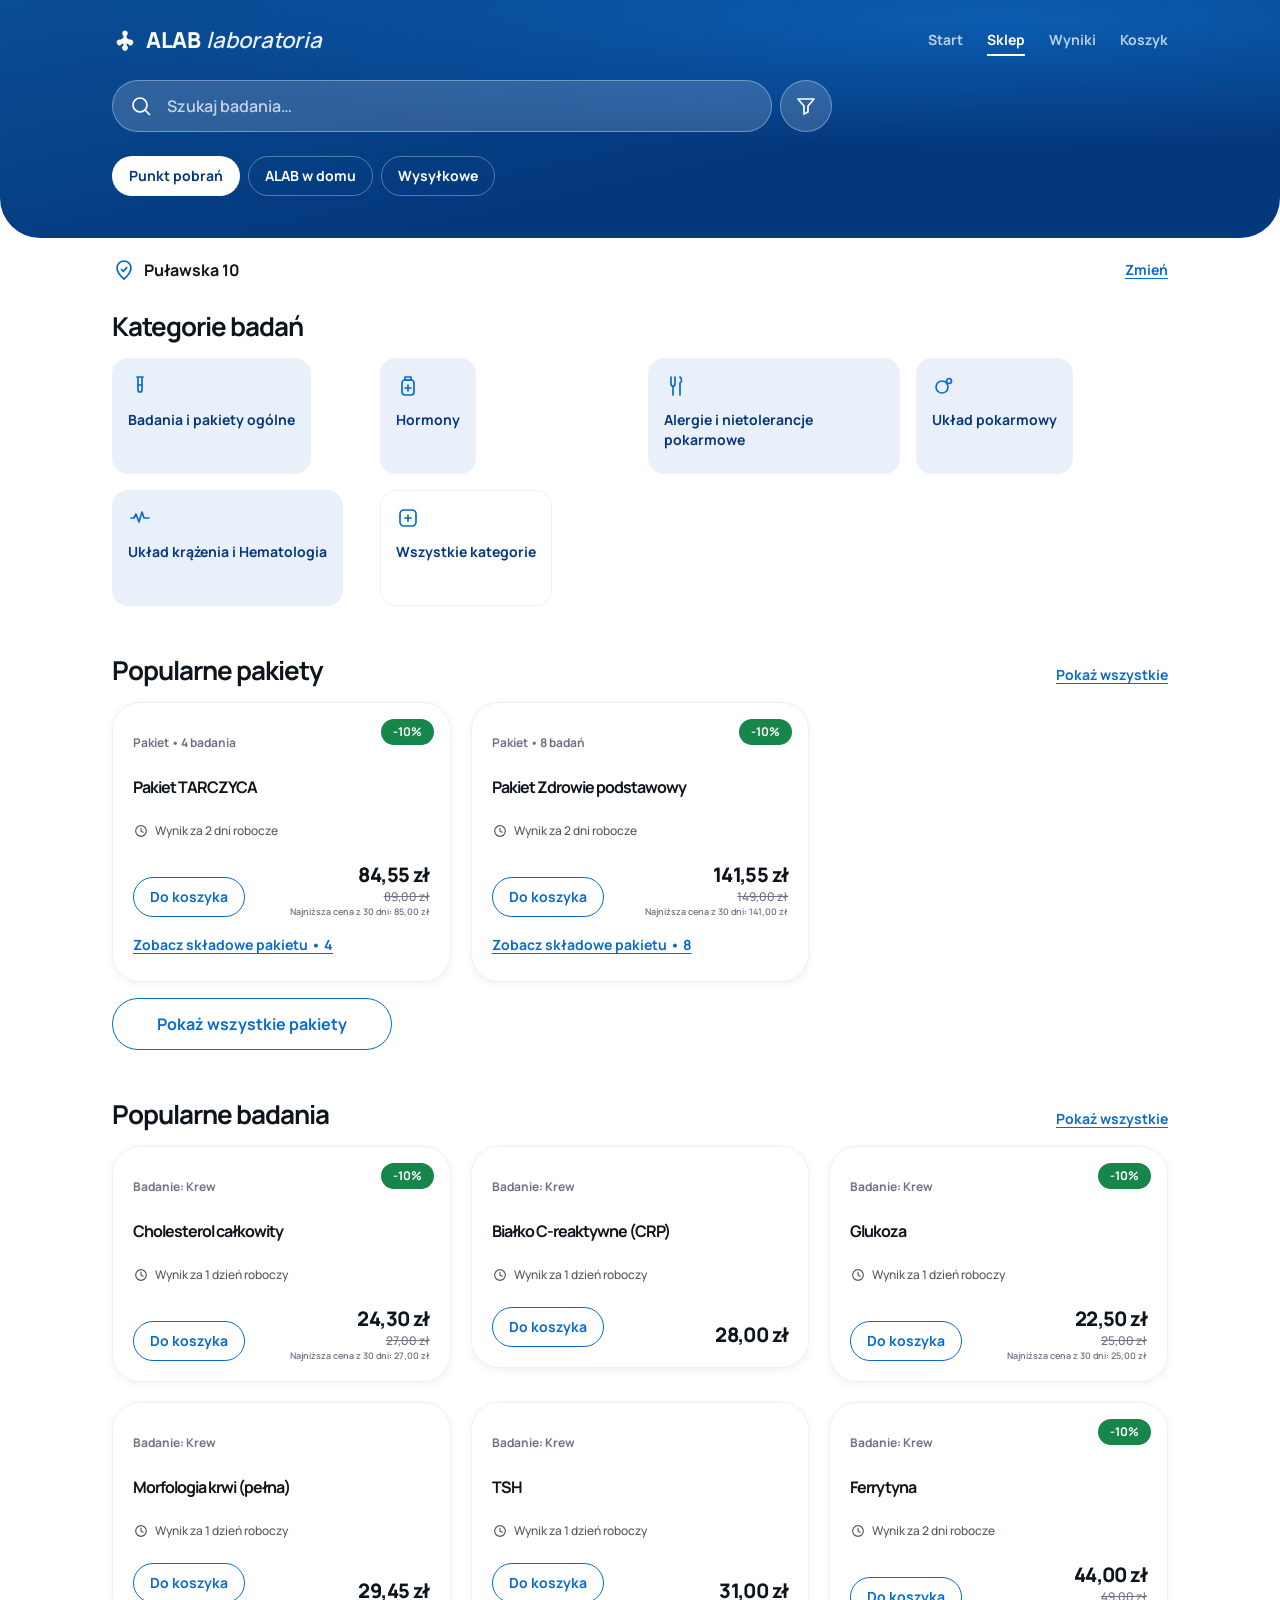
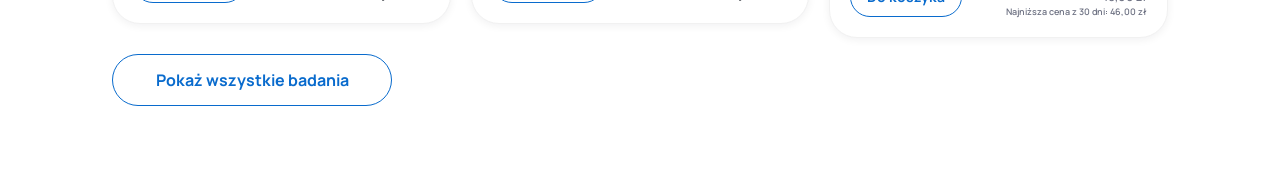
<file: index.html>
<!doctype html>
<html lang="pl">
<head>
<meta charset="utf-8">
<meta name="viewport" content="width=device-width, initial-scale=1">
<title>ALAB • Sklep — prototyp</title>
<link rel="preconnect" href="https://fonts.googleapis.com">
<link rel="preconnect" href="https://fonts.gstatic.com" crossorigin>
<link href="https://fonts.googleapis.com/css2?family=Manrope:wght@500;600;700;800&display=swap" rel="stylesheet">
<link rel="stylesheet" href="tokens.css">
<link rel="stylesheet" href="app.css">
</head>
<body>

<a class="skip" href="#main">Przejdź do treści</a>

<!-- ====================== HERO / SZUKAJ ====================== -->
<header class="hero">
  <div class="wrap hero__inner">

    <div class="hero__brandbar">
      <span class="hero__brand" aria-label="ALAB laboratoria">
        <svg class="logo" viewBox="0 0 24 24" aria-hidden="true"><path d="M12 3.2a2.6 2.6 0 0 0-1.5 4.72v2.2l-2.9 1.68A2.6 2.6 0 1 0 8.9 15.9l1.6-.92v2.1a2.6 2.6 0 1 0 3 0v-2.1l1.6.92a2.6 2.6 0 1 0 1.3-4.1l-2.9-1.68v-2.2A2.6 2.6 0 0 0 12 3.2Z"/></svg>
        <b>ALAB</b><i>laboratoria</i>
      </span>
      <nav class="hero__nav" aria-label="Nawigacja główna">
        <a href="#" class="t-label-large-em">Start</a>
        <a href="#" class="t-label-large-em is-current" aria-current="page">Sklep</a>
        <a href="#" class="t-label-large-em">Wyniki</a>
        <a href="#" class="t-label-large-em">Koszyk <span class="badge-count" data-cart-count>0</span></a>
      </nav>
    </div>

    <form class="search" role="search" onsubmit="return false">
      <label class="search__field">
        <svg class="ic" viewBox="0 0 24 24" aria-hidden="true"><circle cx="11" cy="11" r="7"/><path d="m16.5 16.5 4 4"/></svg>
        <input type="search" placeholder="Szukaj badania…" aria-label="Szukaj badania">
      </label>
      <button class="search__filter" type="button" aria-label="Filtry">
        <!-- lejek — ikona filtra (ic_outline_filter_funnel_01) -->
        <svg class="ic" viewBox="0 0 24 24" aria-hidden="true"><path d="M4 5h16l-6 7v6l-4 2v-8L4 5Z"/></svg>
      </button>
    </form>

    <div class="chips" role="radiogroup" aria-label="Sposób realizacji">
      <button class="chip is-selected" role="radio" aria-checked="true">Punkt pobrań</button>
      <button class="chip" role="radio" aria-checked="false">ALAB w domu</button>
      <button class="chip" role="radio" aria-checked="false">Wysyłkowe</button>
    </div>
  </div>
</header>

<main id="main">
  <div class="wrap">

    <!-- ====================== LOKALIZACJA ====================== -->
    <section class="place" aria-label="Wybrany punkt pobrań">
      <span class="place__pin" aria-hidden="true">
        <svg class="ic" viewBox="0 0 24 24"><path d="M12 21s7-6.1 7-11a7 7 0 1 0-14 0c0 4.9 7 11 7 11Z"/><path d="m9.5 11.5 1.8 1.8 3.4-3.6"/></svg>
      </span>
      <span class="place__name t-label-xlarge-em">Puławska 10</span>
      <button class="link t-label-large-em" type="button">Zmień</button>
    </section>

    <!-- ====================== KATEGORIE ====================== -->
    <section class="sect" aria-labelledby="h-kat">
      <h2 id="h-kat" class="sect__title t-headline-xlarge">Kategorie badań</h2>
      <ul class="tiles" id="tiles"></ul>
    </section>

    <!-- ====================== PAKIETY ====================== -->
    <section class="sect" aria-labelledby="h-pak">
      <div class="sect__head">
        <h2 id="h-pak" class="sect__title t-headline-xlarge">Popularne pakiety</h2>
        <button class="link t-label-large-em" type="button">Pokaż wszystkie</button>
      </div>
      <ul class="cards" id="packages"></ul>
      <button class="btn btn--secondary" type="button">Pokaż wszystkie pakiety</button>
    </section>

    <!-- ====================== BADANIA ====================== -->
    <section class="sect" aria-labelledby="h-bad">
      <div class="sect__head">
        <h2 id="h-bad" class="sect__title t-headline-xlarge">Popularne badania</h2>
        <button class="link t-label-large-em" type="button">Pokaż wszystkie</button>
      </div>
      <ul class="cards" id="tests"></ul>
      <button class="btn btn--secondary" type="button">Pokaż wszystkie badania</button>
    </section>

  </div>
</main>

<!-- ====================== TAB BAR (mobile) ====================== -->
<nav class="tabbar" aria-label="Nawigacja dolna">
  <a href="#" class="tab">
    <svg class="ic" viewBox="0 0 24 24" aria-hidden="true"><path d="M4 11 12 4l8 7v8a1 1 0 0 1-1 1h-4v-6H9v6H5a1 1 0 0 1-1-1v-8Z"/></svg>
    <span class="t-label-xsmall">Start</span>
  </a>
  <a href="#" class="tab is-current" aria-current="page">
    <svg class="ic" viewBox="0 0 24 24" aria-hidden="true"><circle cx="11" cy="11" r="7"/><path d="m16.5 16.5 4 4"/></svg>
    <span class="t-label-xsmall">Sklep</span>
  </a>
  <a href="#" class="tab">
    <svg class="ic" viewBox="0 0 24 24" aria-hidden="true"><path d="M7 3h7l4 4v14H7z"/><path d="M10 12h5M10 16h5"/></svg>
    <span class="t-label-xsmall">Wyniki</span>
  </a>
  <a href="#" class="tab">
    <svg class="ic" viewBox="0 0 24 24" aria-hidden="true"><path d="M4 5h3l2 10h9"/><circle cx="10" cy="19" r="1.4"/><circle cx="17" cy="19" r="1.4"/><path d="M8 8h12l-1.6 6H9.2"/></svg>
    <span class="t-label-xsmall">Koszyk</span>
    <span class="tab__count" data-cart-count>0</span>
  </a>
</nav>

<script src="data.js"></script>
<script src="app.js"></script>
</body>
</html>
</file>
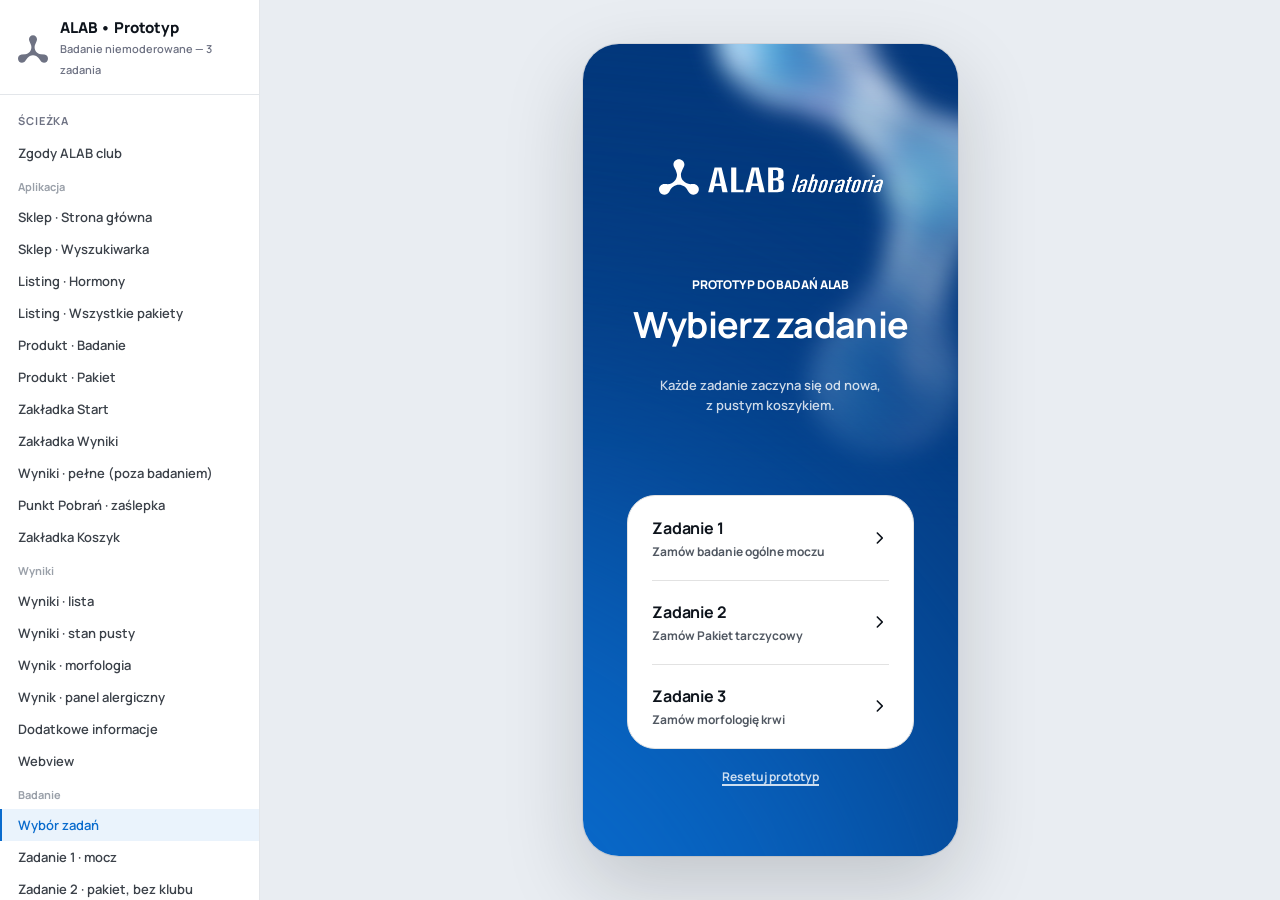
<file: app/index.html>
<!doctype html>
<html lang="pl">
<head>
<meta charset="utf-8">
<!-- Router ścieżkowy: aplikacja żyje pod /app/, ale adres ekranu może być głębszy (/app/produkt/...).
     <base> trzyma ścieżki względne (CSS, JS, assety) przy katalogu aplikacji, niezależnie od adresu ekranu.
     Musi być statyczny i PRZED pierwszym <link>/<script> — preloader przeglądarki czyta go, zanim wykona skrypty. -->
<base href="/app/">
<script>
  /* Awaryjnie: gdy prototyp stoi pod innym adresem niż /app/ (inny podkatalog, otwarcie z dysku) — poprawiamy bazę. */
  (function () {
    var p = location.pathname, i = p.indexOf('/app/');
    var base = i >= 0 ? p.slice(0, i + 5) : p.replace(/[^/]*$/, '');
    if (base !== '/app/') document.querySelector('base').href = base;
    window.APP_BASE = base;
    /* Powrót z 404.html (GitHub Pages): odtwarzamy adres ekranu, żeby link do konkretnego ekranu działał
       także tam, gdzie serwer nie umie przepisać ścieżki na plik aplikacji. */
    try {
      var r = sessionStorage.getItem('alab:route');
      if (r) { sessionStorage.removeItem('alab:route'); history.replaceState(null, '', base + r.replace(/^\/+/, '')); }
    } catch (e) { /* prywatne okno */ }
  })();
</script>
<meta name="viewport" content="width=device-width, initial-scale=1, viewport-fit=cover, maximum-scale=1">
<meta name="apple-mobile-web-app-capable" content="yes">
<meta name="mobile-web-app-capable" content="yes">
<meta name="apple-mobile-web-app-status-bar-style" content="black-translucent">
<meta name="apple-mobile-web-app-title" content="ALAB">
<meta name="theme-color" content="#04387c">
<link rel="manifest" href="manifest.webmanifest">
<link rel="apple-touch-icon" href="icon.svg">
<title>ALAB • Prototyp — badanie niemoderowane</title>
<link rel="preconnect" href="https://fonts.googleapis.com">
<link rel="preconnect" href="https://fonts.gstatic.com" crossorigin>
<link href="https://fonts.googleapis.com/css2?family=Manrope:wght@500;600;700;800&display=swap" rel="stylesheet">
<link rel="stylesheet" href="../ds/tokens.css">
<link rel="stylesheet" href="../ds/components.css">
<link rel="stylesheet" href="../ds/components.shop.css">
<link rel="stylesheet" href="../ds/components.results.css">
<link rel="stylesheet" href="app.css">
</head>
<body>

<aside class="dev" id="dev">
  <div class="dev__head">
    <span class="dev__logo" id="dev-logo"></span>
    <div><b>ALAB • Prototyp</b><span>Badanie niemoderowane — 3 zadania</span></div>
  </div>
  <div class="dev__group">Ścieżka</div>
  <nav class="dev__nav" id="dev-nav"></nav>
  <div class="dev__group">Dane testowe</div>
  <ul class="dev__hints">
    <li><code>600 000 000</code> → numer już zarejestrowany</li>
    <li><code>000000</code> → kod SMS nieprawidłowy</li>
    <li><code>zajety@alab.pl</code> → e-mail już wykorzystany</li>
    <li>hasło <code>blokada</code> → konto zablokowane</li>
    <li>hasło <code>zle12345</code> → dane nieprawidłowe</li>
    <li><code>fail@alab.pl</code> (reset) → nie udało się wysłać</li>
  </ul>
  <div class="dev__actions">
    <button type="button" id="dev-reset">Zacznij od nowa</button>
    <a href="../storybook/index.html">Storybook →</a>
  </div>
</aside>

<main class="stage">
  <div class="phone ds" id="phone">
    <div class="phone__screen" id="screen"></div>
    <div class="phone__tabbar" id="tabbar"></div>
    <div class="phone__overlay" id="overlay"></div>
  </div>
</main>

<script src="../ds/icons.js"></script>
<script src="../ds/components.js"></script>
<script src="../ds/components.shop.js"></script>
<script src="../ds/components.results.js"></script>
<script src="app.js"></script>
<script src="version.js"></script>
<script src="data.catalog.js"></script>
<script src="data.results.js"></script>
<script src="app.shop.js"></script>
<script src="app.results.js"></script>
<script src="app.stubs.js"></script>
<script src="app.devmenu.js"></script>
</body>
</html>
</file>
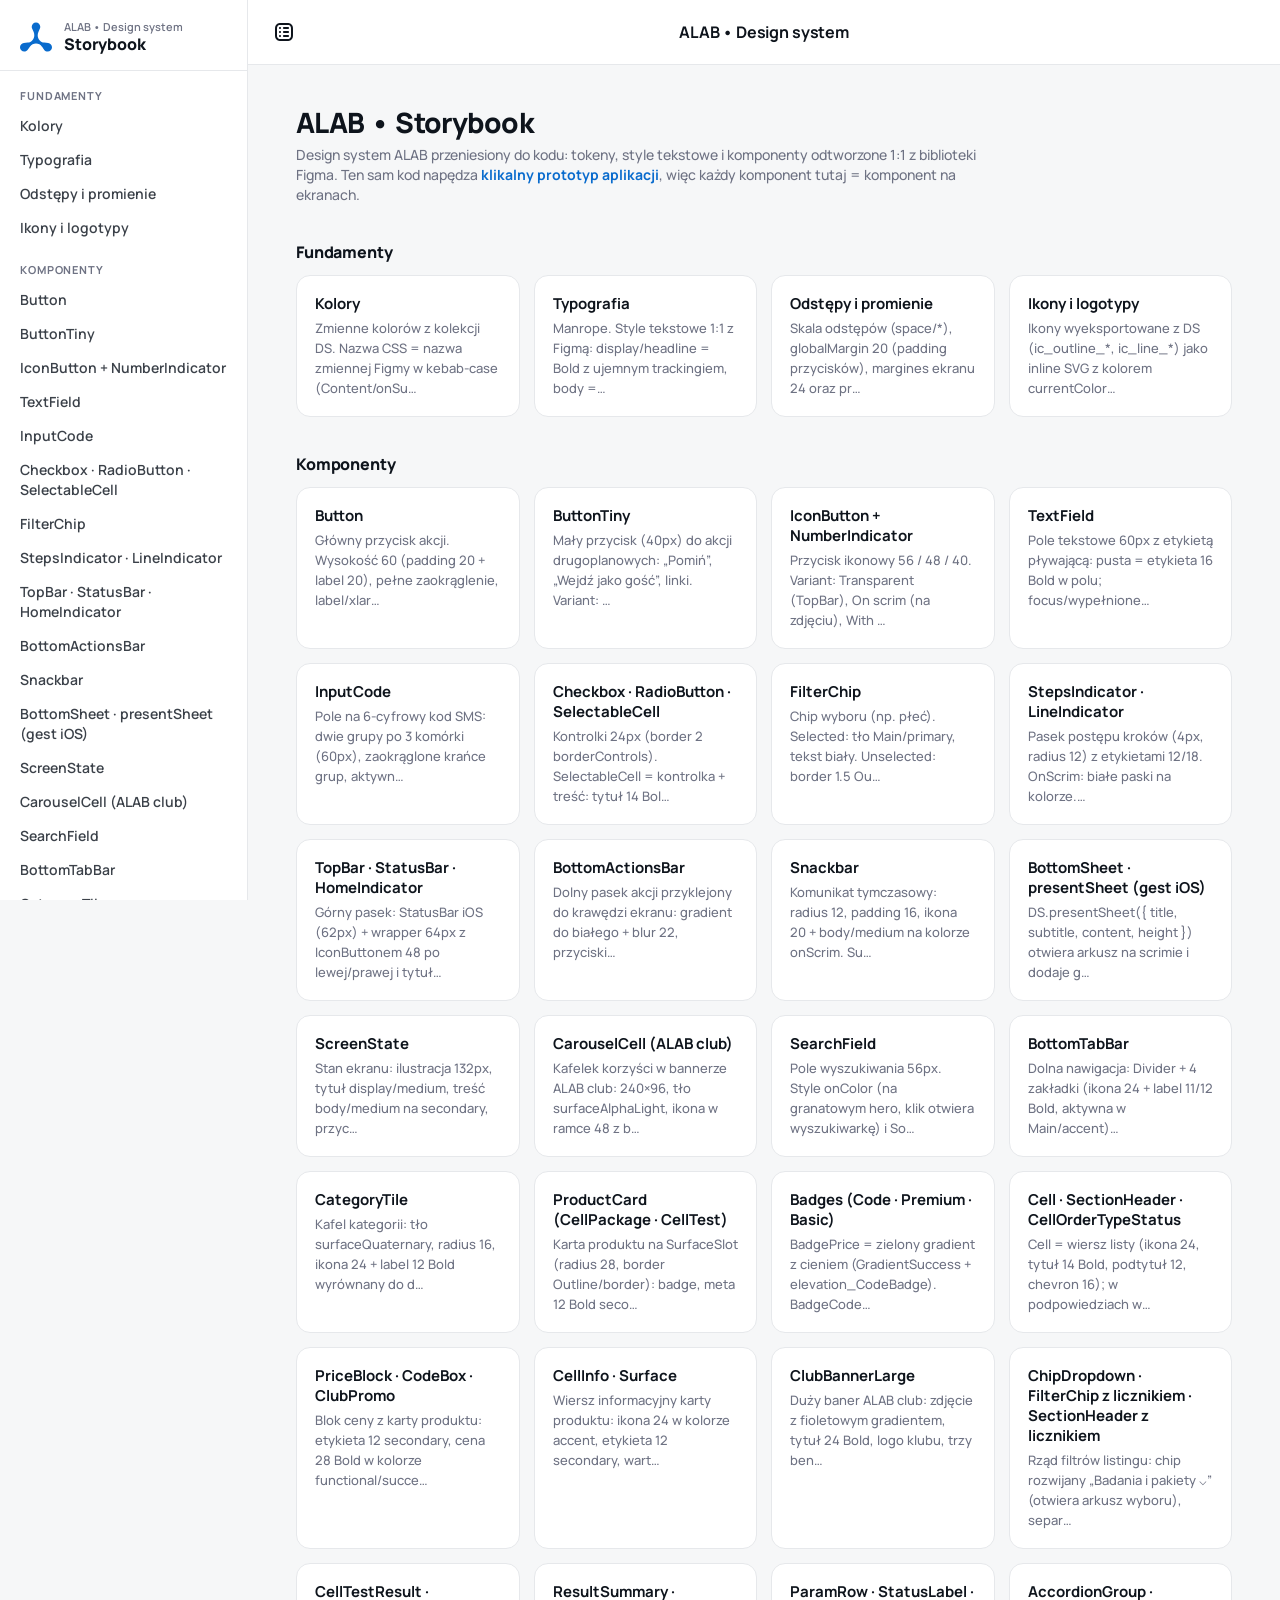
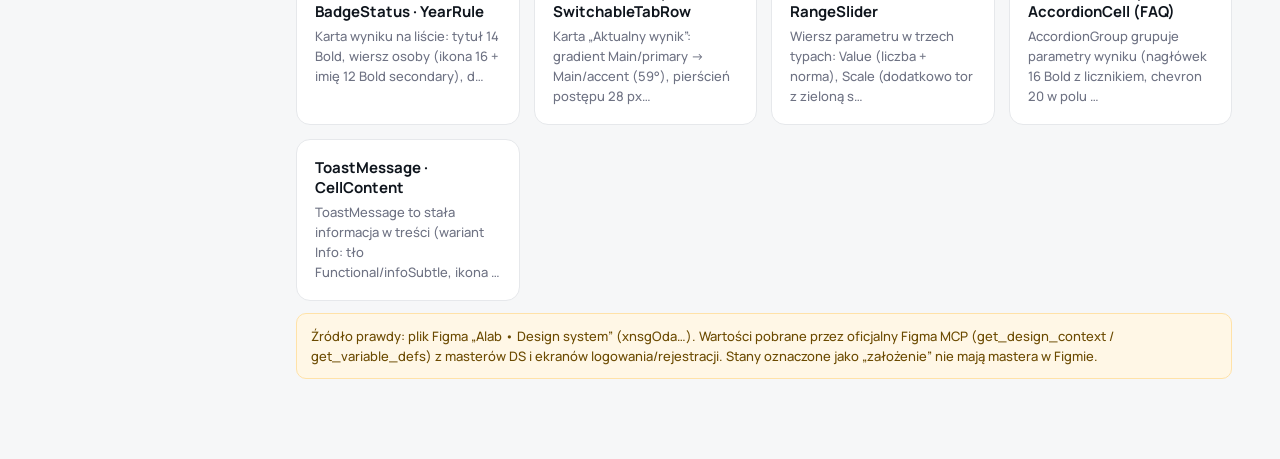
<file: storybook/index.html>
<!doctype html>
<html lang="pl">
<head>
<meta charset="utf-8">
<meta name="viewport" content="width=device-width, initial-scale=1">
<title>ALAB • Storybook</title>
<link rel="preconnect" href="https://fonts.googleapis.com">
<link rel="preconnect" href="https://fonts.gstatic.com" crossorigin>
<link href="https://fonts.googleapis.com/css2?family=Manrope:wght@500;600;700;800&family=JetBrains+Mono:wght@400;500&display=swap" rel="stylesheet">
<link rel="stylesheet" href="../ds/tokens.css">
<link rel="stylesheet" href="../ds/components.css">
<link rel="stylesheet" href="../ds/components.shop.css">
<link rel="stylesheet" href="../ds/components.results.css">
<link rel="stylesheet" href="storybook.css">
</head>
<body>

<nav class="sb-side" aria-label="Nawigacja storybooka">
  <a class="sb-brand" href="#/">
    <span class="sb-brand__logo" id="sb-logo"></span>
    <span class="sb-brand__text"><span class="sb-brand__kicker">ALAB • Design system</span><span class="sb-brand__name">Storybook</span></span>
  </a>
  <div id="sb-nav"></div>
  <a class="sb-side__proto" href="../app/index.html">Prototyp aplikacji →</a>
</nav>

<header class="sb-topbar" id="sb-topbar"></header>

<main class="sb-main" id="sb-main"></main>

<script src="../ds/icons.js"></script>
<script src="../ds/components.js"></script>
<script src="../ds/components.shop.js"></script>
<script src="../ds/components.results.js"></script>
<script src="storybook.js"></script>
<script src="stories.shop.js"></script>
<script src="stories.results.js"></script>
<script src="sb-protomenu.js"></script>
</body>
</html>
</file>
<file: tokens.css>
/* ============================================================
   ALAB • Design System — tokeny wyciągnięte z Figmy
   Plik: Alab • Design system (xnsgOdaVVKCkzjyStSOdVv)
   Wartości 1:1 ze zmiennych i stylów tekstowych biblioteki.
   ============================================================ */

:root {
  /* --- Kolor: Background --- */
  --bg-surface: #ffffff;
  --bg-surface-quaternary: #eaf0f9;
  --bg-surface-alpha-light: rgba(255, 255, 255, 0.16);

  /* --- Kolor: Main --- */
  --main-primary: #04387c;   /* granat — hero, nagłówki na kolorze */
  --main-accent: #096bcd;    /* niebieski — CTA, akcenty */

  /* --- Kolor: Content --- */
  --on-surface: #0e141c;
  --on-surface-secondary: #515862;
  --on-surface-tertiary: #6e7283;
  --on-primary: #ffffff;
  --on-accent: #ffffff;
  --on-scrim: #ffffff;
  --on-scrim-secondary: rgba(255, 255, 255, 0.72);

  /* --- Kolor: Outline --- */
  --border-secondary: #f1f1f1;
  --border-on-scrim: rgba(255, 255, 255, 0.32);

  /* --- Kolor: stany dodatkowe (z makiet) --- */
  --success: #17864a;        /* badge rabatu */
  --club: #431da3;           /* ALAB Club */

  /* --- Promień --- */
  --r-pill: 999px;
  --r-card: 28px;
  --r-tile: 16px;
  --r-control: 12px;

  /* --- Odstępy --- */
  --sp-1: 4px;
  --sp-2: 8px;
  --sp-3: 12px;
  --sp-4: 16px;
  --sp-5: 20px;
  --sp-6: 24px;
  --sp-8: 32px;
  --sp-10: 40px;

  /* --- Wymiary kontrolek --- */
  --control-h: 52px;
  --tap-min: 44px;

  /* --- Cień: elevation/e1 --- */
  --e1: 0 2px 8px rgba(14, 20, 28, 0.06);
  --e2: 0 8px 24px rgba(14, 20, 28, 0.10);
}

/* ============================================================
   Typografia — nazwy 1:1 ze stylami tekstowymi w Figmie
   ============================================================ */

.t-headline-xlarge   { font: 700 20px/24px var(--font); letter-spacing: -1px; }
.t-headline-large    { font: 700 16px/24px var(--font); letter-spacing: -1px; }
.t-headline-medium   { font: 700 14px/20px var(--font); letter-spacing: -1px; }
.t-body-large        { font: 600 16px/24px var(--font); }
.t-body-small        { font: 500 12px/16px var(--font); }
.t-label-xlarge-em   { font: 700 16px/20px var(--font); }
.t-label-large-em    { font: 700 14px/16px var(--font); }
.t-label-medium-em   { font: 700 12px/16px var(--font); }
.t-label-small-em    { font: 700 11px/12px var(--font); }
.t-label-xsmall      { font: 600 9px/10px var(--font); }

:root { --font: "Manrope", "Segoe UI", system-ui, -apple-system, sans-serif; }
</file>
<file: app.css>
/* ============================================================
   ALAB • Sklep — prototyp, warstwa layoutu
   Mobile-first. Punkty łamania: 640 / 1024 / 1440
   ============================================================ */

*, *::before, *::after { box-sizing: border-box; }

html { -webkit-text-size-adjust: 100%; }

body {
  margin: 0;
  font-family: var(--font);
  color: var(--on-surface);
  background: var(--bg-surface);
  /* zapas pod tab bar na mobile */
  padding-bottom: calc(72px + env(safe-area-inset-bottom, 0px));
}

img, svg { display: block; max-width: 100%; }
button { font: inherit; color: inherit; cursor: pointer; }
ul { list-style: none; margin: 0; padding: 0; }

.skip {
  position: absolute; left: -9999px;
  background: var(--main-accent); color: #fff;
  padding: var(--sp-3) var(--sp-4); border-radius: var(--r-control); z-index: 99;
}
.skip:focus { left: var(--sp-4); top: var(--sp-4); }

:focus-visible {
  outline: 3px solid var(--main-accent);
  outline-offset: 2px;
  border-radius: 6px;
}

.wrap {
  width: 100%;
  max-width: 375px;          /* szerokość makiety */
  margin-inline: auto;
  padding-inline: var(--sp-5);
}

.ic { width: 24px; height: 24px; fill: none; stroke: currentColor; stroke-width: 1.7;
      stroke-linecap: round; stroke-linejoin: round; }

/* ====================== HERO ====================== */

.hero {
  background:
    radial-gradient(120% 90% at 78% 8%, #0b5cb0 0%, rgba(11,92,176,0) 60%),
    linear-gradient(168deg, #0a4e97 0%, var(--main-primary) 62%);
  color: var(--on-primary);
  padding-block: var(--sp-4) var(--sp-6);
  border-end-start-radius: 24px;
  border-end-end-radius: 24px;
}

.hero__inner { display: grid; gap: var(--sp-4); }

.hero__brandbar { display: flex; align-items: center; justify-content: space-between; }

.hero__brand { display: inline-flex; align-items: baseline; gap: 6px; font-size: 18px; }
.hero__brand .logo { width: 26px; height: 26px; fill: currentColor; stroke: none;
                     align-self: center; margin-inline-end: 2px; }
.hero__brand b { font-weight: 800; letter-spacing: -0.4px; }
.hero__brand i { font-weight: 600; font-style: italic; opacity: .9; }

/* nawigacja desktopowa — na mobile zastąpiona tab barem */
.hero__nav { display: none; gap: var(--sp-6); }
.hero__nav a { color: var(--on-scrim-secondary); text-decoration: none; padding-block: var(--sp-2); }
.hero__nav a.is-current { color: var(--on-scrim); box-shadow: inset 0 -2px 0 var(--on-scrim); }

/* --- pole szukania --- */
.search { display: flex; gap: var(--sp-2); }

.search__field {
  flex: 1 1 auto; display: flex; align-items: center; gap: var(--sp-3);
  min-height: var(--control-h);
  padding-inline: var(--sp-4);
  background: var(--bg-surface-alpha-light);
  border: 1px solid var(--border-on-scrim);
  border-radius: var(--r-pill);
  color: var(--on-scrim);
}
.search__field input {
  flex: 1; min-width: 0; border: 0; background: transparent;
  color: var(--on-scrim); font: 600 16px/24px var(--font);
}
.search__field input::placeholder { color: var(--on-scrim-secondary); }
.search__field input:focus { outline: none; }
.search__field:focus-within { border-color: var(--on-scrim); }

.search__filter {
  flex: 0 0 auto; width: var(--control-h); height: var(--control-h);
  display: grid; place-items: center;
  background: var(--bg-surface-alpha-light);
  border: 1px solid var(--border-on-scrim);
  border-radius: var(--r-pill);
  color: var(--on-scrim);
}

/* --- chipy sposobu realizacji --- */
.chips { display: flex; gap: var(--sp-2); overflow-x: auto; padding-bottom: 2px;
         scrollbar-width: none; }
.chips::-webkit-scrollbar { display: none; }

.chip {
  flex: 0 0 auto; min-height: 40px; padding: 0 var(--sp-4);
  border-radius: var(--r-pill);
  border: 1px solid var(--border-on-scrim);
  background: transparent; color: var(--on-scrim);
  font: 700 14px/16px var(--font);
  transition: background .15s, color .15s;
}
.chip.is-selected { background: var(--bg-surface); color: var(--main-primary); border-color: transparent; }

/* ====================== LOKALIZACJA ====================== */

.place {
  display: flex; align-items: center; gap: var(--sp-2);
  padding-block: var(--sp-4);
}
.place__pin { color: var(--main-accent); display: grid; place-items: center; }
.place__name { flex: 1; min-width: 0; }

.link { background: none; border: 0; padding: var(--sp-2) 0;
        color: var(--main-accent); text-decoration: underline; text-underline-offset: 3px; }

/* ====================== SEKCJE ====================== */

.sect { padding-block: var(--sp-2) var(--sp-8); }
.sect__head { display: flex; align-items: baseline; justify-content: space-between; gap: var(--sp-4); }
.sect__title { margin: 0 0 var(--sp-4); }
.sect__head .sect__title { margin-bottom: var(--sp-4); }

/* ====================== KAFLE KATEGORII ====================== */

.tiles { display: grid; grid-template-columns: repeat(2, 1fr); gap: var(--sp-2); }

.tile {
  display: flex; flex-direction: column; gap: var(--sp-3);
  min-height: 96px; padding: var(--sp-4);
  background: var(--bg-surface-quaternary);
  border: 0; border-radius: var(--r-tile);
  text-align: start; color: var(--main-primary);
}
.tile--all { background: var(--bg-surface); box-shadow: inset 0 0 0 1px var(--border-secondary); }
.tile__ic { width: 24px; height: 24px; color: var(--main-accent); }
.tile__name { font: 700 12px/16px var(--font); }

/* ====================== KARTY PRODUKTÓW ====================== */

.cards { display: grid; gap: var(--sp-4); margin-bottom: var(--sp-4); }

.card {
  position: relative;
  display: grid; gap: var(--sp-3);
  padding: var(--sp-5);
  background: var(--bg-surface);
  border: 1px solid var(--border-secondary);
  border-radius: var(--r-card);
  box-shadow: var(--e1);
}

.card__badge {
  position: absolute; inset-block-start: var(--sp-4); inset-inline-end: var(--sp-4);
  padding: 5px var(--sp-3); border-radius: var(--r-pill);
  background: var(--success); color: #fff;
  font: 700 12px/16px var(--font);
}

.card__kind { color: var(--on-surface-tertiary); }
.card__name { margin: 0; }
.card__meta { display: flex; align-items: center; gap: 6px; color: var(--on-surface-secondary); }
.card__meta .ic { width: 16px; height: 16px; }

.card__foot { display: flex; align-items: flex-end; justify-content: space-between; gap: var(--sp-4); }
.card__prices { display: grid; gap: 2px; text-align: end; margin-inline-start: auto; }
.card__price { font: 800 20px/24px var(--font); letter-spacing: -0.6px; }
.card__price-old { color: var(--on-surface-tertiary); text-decoration: line-through; }
.card__price-min { color: var(--on-surface-tertiary); }

.card__link { justify-self: start; }

/* ====================== PRZYCISKI ====================== */

.btn {
  min-height: var(--control-h); padding-inline: var(--sp-6);
  border-radius: var(--r-pill); border: 1px solid transparent;
  font: 700 16px/20px var(--font);
  display: inline-flex; align-items: center; justify-content: center; gap: var(--sp-2);
  transition: background .15s, border-color .15s;
}
.btn--primary   { background: var(--main-accent); color: var(--on-accent); }
.btn--primary:hover { background: #0a5eb4; }
.btn--secondary { background: transparent; color: var(--main-accent); border-color: var(--main-accent); width: 100%; }
.btn--secondary:hover { background: var(--bg-surface-quaternary); }

.btn--tiny { min-height: 40px; padding-inline: var(--sp-4); font: 700 14px/16px var(--font);
             background: transparent; color: var(--main-accent); border-color: var(--main-accent); }
.btn--tiny[data-added="1"] { background: var(--main-accent); color: #fff; }

/* ====================== TAB BAR ====================== */

.tabbar {
  position: fixed; inset-inline: 0; inset-block-end: 0; z-index: 10;
  display: grid; grid-template-columns: repeat(4, 1fr);
  background: var(--bg-surface);
  border-block-start: 1px solid var(--border-secondary);
  padding-block: var(--sp-2);
  padding-block-end: calc(var(--sp-2) + env(safe-area-inset-bottom, 0px));
}
.tab {
  position: relative;
  display: grid; justify-items: center; gap: 4px;
  padding-block: 6px; min-height: var(--tap-min);
  color: var(--on-surface-tertiary); text-decoration: none;
}
.tab.is-current { color: var(--main-accent); }
.tab__count, .badge-count {
  display: inline-grid; place-items: center; min-width: 18px; height: 18px;
  padding-inline: 5px; border-radius: var(--r-pill);
  background: var(--main-accent); color: #fff;
  font: 700 11px/12px var(--font);
}
.tab__count { position: absolute; inset-block-start: 0; inset-inline-start: 58%; }
.tab__count[hidden], .badge-count[hidden] { display: none; }

/* ============================================================
   TABLET — od 640px
   ============================================================ */
@media (min-width: 640px) {
  .wrap { max-width: 720px; padding-inline: var(--sp-8); }
  .tiles { grid-template-columns: repeat(3, 1fr); gap: var(--sp-3); }
  .cards { grid-template-columns: repeat(2, 1fr); }
  .btn--secondary { width: auto; min-width: 280px; }
  .sect { padding-block-end: var(--sp-10); }
}

/* ============================================================
   DESKTOP — od 1024px: nawigacja w hero, tab bar znika
   ============================================================ */
@media (min-width: 1024px) {
  body { padding-bottom: var(--sp-10); }
  .wrap { max-width: 1120px; }
  .hero { border-end-start-radius: 40px; border-end-end-radius: 40px;
          padding-block: var(--sp-6) var(--sp-10); }
  .hero__inner { gap: var(--sp-6); }
  .hero__nav { display: flex; }
  .hero__brand { font-size: 22px; }
  .search { max-width: 720px; }
  .tiles { grid-template-columns: repeat(4, 1fr); gap: var(--sp-4); }
  .tile { min-height: 116px; }
  .tile__name { font-size: 14px; line-height: 20px; }
  .cards { grid-template-columns: repeat(3, 1fr); gap: var(--sp-5); }
  .tabbar { display: none; }
  .sect__title { font-size: 26px; line-height: 32px; }
}

@media (min-width: 1440px) {
  .wrap { max-width: 1320px; }
  .tiles { grid-template-columns: repeat(6, 1fr); }
}

/* ============================================================
   Dostępność: mniej ruchu
   ============================================================ */
@media (prefers-reduced-motion: reduce) {
  * { transition: none !important; animation: none !important; }
}
</file>
<file: ds/tokens.css>
/* ============================================================
   ALAB • Design System — tokeny (zmienne Figmy 1:1)
   Źródło: Alab • Design system (xnsgOdaVVKCkzjyStSOdVv)
   Nazwy CSS = nazwy zmiennych Figmy zapisane kebab-case:
   Main/accent → --main-accent, Content/onSurface → --content-on-surface
   ============================================================ */

:root {
  --font-family-primary: "Manrope", "Segoe UI", system-ui, -apple-system, sans-serif;

  /* --- Main --- */
  --main-primary: #04387c;
  --main-accent: #096bcd;
  --main-accent-loyalty: #8401cb;
  --background-surface-loyality-subtle: #f8f0ff;   /* tło odznaki klubowej; pisownia jak zmienna w DS */

  /* --- Background --- */
  --background-surface: #ffffff;
  --background-surface-secondary: #f6f7f8;
  --background-surface-tertiary: #e8e8e8;
  --background-surface-quaternary: #eaf0f9;
  --background-surface-inverse: #04387c;
  --background-surface-alpha-light: rgba(255, 255, 255, 0.08);
  --background-scrim: rgba(0, 0, 0, 0.4);

  /* --- Content --- */
  --content-on-surface: #0e141c;
  --content-on-surface-secondary: #515862;
  --content-on-surface-tertiary: #6e7283;
  --content-on-primary: #ffffff;
  --content-on-accent: #ffffff;
  --content-on-scrim: #ffffff;
  --content-on-scrim-secondary: rgba(255, 255, 255, 0.8);

  /* --- Outline --- */
  --outline-border: #e2e2e2;
  --outline-border-secondary: #f1f1f1;
  --outline-border-controls: #8f8f8f;
  --outline-border-alpha-dark: rgba(0, 0, 0, 0.08);
  --outline-border-alpha-light: rgba(255, 255, 255, 0.2);
  --outline-border-active: #04387c;

  /* --- Functional --- */
  --functional-success: #228738;
  --functional-error: #dd3d2f;
  --functional-warning: #ff9500;   /* z wariantu Warning snackbara w DS (746:9404) */

  /* --- Brand gradient (ALAB club) --- */
  --gradient-brand: linear-gradient(0deg, #461ba6 0%, #7512c3 100%);
  --gradient-success: linear-gradient(180deg, #63a407 0%, #016016 80%);
  --elevation-code-badge: inset 0 -4px 4px rgba(145, 208, 77, 0.4), 0 1px 4px rgba(90, 149, 50, 0.7);
  --elevation-premium-badge: inset 0 -4px 4px rgba(144, 65, 210, 0.9), 0 1px 4px rgba(113, 19, 193, 0.5);

  /* --- Odstępy (space/*) --- */
  --space-xs: 2px;
  --space-sm: 4px;
  --space-md: 8px;
  --space-lg: 10px;
  --space-xl: 12px;
  --space-2xl: 16px;
  --space-4xl: 20px;
  --space-5xl: 24px;
  --space-6xl: 32px;
  --space-9xl: 40px;
  --global-margin: 20px;
  --screen-margin: 24px;

  /* --- Promienie (radius/*) --- */
  --radius-none: 0;
  --radius-small: 6px;
  --radius-medium: 12px;
  --radius-large: 16px;
  --radius-xlarge: 24px;
  --radius-extralarge: 28px;   /* karty produktów (SurfaceSlot) */
  --radius-screen: 36px;
  --radius-pill: 999px;
  --button-button-icon: 999px;

  /* --- Wymiary kontrolek --- */
  --control-h: 60px;        /* Button, TextField box */
  --control-h-tiny: 40px;   /* ButtonTiny */
  --icon-button-l: 56px;
  --icon-button-m: 48px;
  --icon-button-s: 40px;
  --border-sm: 1.5px;

  /* --- Efekty --- */
  --inner-shadow-input-active: inset 0 0 0 4px rgba(9, 107, 205, 0.1);

  /* --- Typografia: rozmiary/interlinie (zmienne Figmy) --- */
  --display-large-font-size: 36px;   --display-large-line-height: 36px;
  --display-medium-font-size: 30px;  --display-medium-line-height: 40px;
  --display-small-font-size: 24px;   --display-small-line-height: 32px;
  --headline-xlarge-font-size: 20px; --headline-xlarge-line-height: 24px;
  --headline-large-font-size: 16px;  --headline-large-line-height: 24px;
  --headline-medium-font-size: 14px; --headline-medium-line-height: 20px;
  --body-large-font-size: 16px;      --body-large-line-height: 24px;
  --body-medium-font-size: 14px;     --body-medium-line-height: 20px;
  --body-small-font-size: 13px;      --body-small-line-height: 20px;
  --body-xsmall-font-size: 12px;     --body-xsmall-line-height: 18px;
  --body-xxsmall-font-size: 11px;    --body-xxsmall-line-height: 16px;
  --label-xlarge-font-size: 16px;    --label-xlarge-line-height: 20px;
  --label-large-font-size: 14px;     --label-large-line-height: 16px;
  --label-medium-font-size: 12px;    --label-medium-line-height: 16px;
  --label-small-font-size: 11px;     --label-small-line-height: 12px;
  --label-xsmall-font-size: 9px;     --label-xsmall-line-height: 10px;
}

/* ============================================================
   Style tekstowe — klasy o nazwach 1:1 ze stylami Figmy
   display/* i headline/* = Bold, letter-spacing -2% / -1%
   body/* = SemiBold; label/* = SemiBold, *-emphasized = Bold
   ============================================================ */

.t-display-large  { font: 700 var(--display-large-font-size)/var(--display-large-line-height) var(--font-family-primary); letter-spacing: -0.02em; }
.t-display-medium { font: 700 var(--display-medium-font-size)/var(--display-medium-line-height) var(--font-family-primary); letter-spacing: -0.02em; }
.t-display-small  { font: 700 var(--display-small-font-size)/var(--display-small-line-height) var(--font-family-primary); letter-spacing: -0.02em; }

.t-headline-xlarge { font: 700 var(--headline-xlarge-font-size)/var(--headline-xlarge-line-height) var(--font-family-primary); letter-spacing: -0.01em; }
.t-headline-large  { font: 700 var(--headline-large-font-size)/var(--headline-large-line-height) var(--font-family-primary); letter-spacing: -0.01em; }
.t-headline-medium { font: 700 var(--headline-medium-font-size)/var(--headline-medium-line-height) var(--font-family-primary); letter-spacing: -0.01em; }

.t-body-large   { font: 600 var(--body-large-font-size)/var(--body-large-line-height) var(--font-family-primary); }
.t-body-medium  { font: 600 var(--body-medium-font-size)/var(--body-medium-line-height) var(--font-family-primary); }
.t-body-small   { font: 600 var(--body-small-font-size)/var(--body-small-line-height) var(--font-family-primary); }
.t-body-xsmall  { font: 600 var(--body-xsmall-font-size)/var(--body-xsmall-line-height) var(--font-family-primary); }
.t-body-xxsmall { font: 600 var(--body-xxsmall-font-size)/var(--body-xxsmall-line-height) var(--font-family-primary); }

.t-label-xlarge    { font: 600 var(--label-xlarge-font-size)/var(--label-xlarge-line-height) var(--font-family-primary); }
.t-label-xlarge-em { font: 700 var(--label-xlarge-font-size)/var(--label-xlarge-line-height) var(--font-family-primary); }
.t-label-large     { font: 600 var(--label-large-font-size)/var(--label-large-line-height) var(--font-family-primary); }
.t-label-large-em  { font: 700 var(--label-large-font-size)/var(--label-large-line-height) var(--font-family-primary); }
.t-label-medium    { font: 600 var(--label-medium-font-size)/var(--label-medium-line-height) var(--font-family-primary); }
.t-label-medium-em { font: 700 var(--label-medium-font-size)/var(--label-medium-line-height) var(--font-family-primary); }
.t-label-small     { font: 600 var(--label-small-font-size)/var(--label-small-line-height) var(--font-family-primary); }
.t-label-small-em  { font: 700 var(--label-small-font-size)/var(--label-small-line-height) var(--font-family-primary); }
.t-label-xsmall    { font: 600 var(--label-xsmall-font-size)/var(--label-xsmall-line-height) var(--font-family-primary); }
.t-label-xsmall-em { font: 700 var(--label-xsmall-font-size)/var(--label-xsmall-line-height) var(--font-family-primary); }
</file>
<file: ds/components.css>
/* ============================================================
   ALAB • Design System — komponenty (CSS)
   Każdy komponent = klasa .ds-<Nazwa> z modyfikatorami wg
   właściwości wariantów z Figmy (Type, State, Size, Variant…).
   Wartości pochodzą z get_design_context masterów DS/ekranów.
   ============================================================ */

.ds, .ds * { box-sizing: border-box; }
.ds { font-family: var(--font-family-primary); color: var(--content-on-surface); -webkit-font-smoothing: antialiased; }
:where(.ds) button { font: inherit; color: inherit; background: none; border: 0; padding: 0; margin: 0; cursor: pointer; text-align: inherit; }
:where(.ds) button:focus-visible, :where(.ds) [tabindex]:focus-visible { outline: 2px solid var(--main-accent); outline-offset: 2px; }
:where(.ds) p { margin: 0; }
/* atrybut hidden musi wygrywać z display: flex/grid w komponentach (zwijane treści akordeonów) */
.ds [hidden], .ds[hidden] { display: none !important; }
:where(.ds) a { color: inherit; }

/* Ikony — inline SVG, kolor przez currentColor */
.ds-icon { display: inline-block; width: 24px; height: 24px; flex: 0 0 auto; color: inherit; }
.ds-icon svg { display: block; width: 100%; height: 100%; }
.ds-icon--16 { width: 16px; height: 16px; }
.ds-icon--20 { width: 20px; height: 20px; }
.ds-icon--24 { width: 24px; height: 24px; }
.ds-icon--spin svg { animation: ds-spin 1s linear infinite; }
@keyframes ds-spin { to { transform: rotate(360deg); } }

/* ------------------------------------------------------------
   Button  (Type: Primary | Secondary | On color | Ghost | Loyalty;
            State: Default | Disabled | Loading; Leading/Trailing icon)
   ------------------------------------------------------------ */
.ds-Button {
  display: inline-flex; align-items: center; justify-content: center; gap: var(--space-md);
  min-height: 56px; padding: var(--global-margin);
  border-radius: var(--radius-pill);
  font: 700 var(--label-xlarge-font-size)/var(--label-xlarge-line-height) var(--font-family-primary);
  white-space: nowrap; user-select: none; position: relative;
  transition: filter .12s ease, opacity .12s ease;
}
.ds-Button--block { width: 100%; }
.ds-Button .ds-icon { width: 20px; height: 20px; }

.ds-Button--primary { background: var(--main-accent); color: var(--content-on-primary); }
.ds-Button--primary:active { filter: brightness(.92); }
.ds-Button--primary.is-disabled { background: var(--background-surface-quaternary); color: var(--content-on-primary); pointer-events: none; }

.ds-Button--secondary { background: transparent; color: var(--content-on-surface); border: 1px solid var(--outline-border); padding: calc(var(--global-margin) - 1px); }
.ds-Button--secondary:active { background: var(--background-surface-secondary); }
.ds-Button--secondary.is-disabled { color: var(--content-on-surface-tertiary); pointer-events: none; }

.ds-Button--oncolor { background: var(--outline-border-alpha-dark); color: var(--content-on-primary); height: 60px; padding: 14px var(--global-margin); border-radius: 40px; gap: 10px; }
.ds-Button--oncolor:active { background: rgba(0,0,0,.16); }
.ds-Button--oncolor.is-disabled { color: var(--content-on-scrim-secondary); pointer-events: none; }

.ds-Button--ghost { background: var(--outline-border-alpha-dark); color: var(--content-on-surface); height: 56px; padding: 14px var(--global-margin); border-radius: 40px; }

.ds-Button--loyalty { background: var(--main-accent-loyalty); color: var(--content-on-accent); }
.ds-Button--loyalty:active { filter: brightness(.92); }
.ds-Button--loyalty.is-disabled { opacity: .2; pointer-events: none; }

.ds-Button.is-loading { padding: 16px var(--global-margin); pointer-events: none; }
.ds-Button.is-loading .ds-Button__label, .ds-Button.is-loading .ds-Button__icon { display: none; }

/* ------------------------------------------------------------
   ButtonTiny (Variant: Primary | Secondary | Tertiary | Link)
   ------------------------------------------------------------ */
.ds-ButtonTiny {
  display: inline-flex; align-items: center; justify-content: center; gap: var(--space-sm);
  min-height: 40px; padding: var(--space-lg) var(--space-4xl);
  border-radius: 40px;
  font: 700 var(--label-medium-font-size)/var(--label-medium-line-height) var(--font-family-primary);
  white-space: nowrap; user-select: none;
}
.ds-ButtonTiny__label { padding: 0 var(--space-sm); }
.ds-ButtonTiny .ds-icon { width: 16px; height: 16px; }
.ds-ButtonTiny--primary { background: var(--main-accent); color: var(--content-on-accent); }
.ds-ButtonTiny--secondary { background: var(--background-surface); color: var(--content-on-surface); border: 1px solid var(--outline-border); padding: calc(var(--space-lg) - 1px) calc(var(--space-4xl) - 1px); }
.ds-ButtonTiny--tertiary { background: var(--background-surface); color: var(--content-on-surface); }
.ds-ButtonTiny--link { background: transparent; color: var(--main-accent); }
.ds-ButtonTiny:active { filter: brightness(.94); }

/* ------------------------------------------------------------
   IconButton (Variant: Transparent | On scrim | With background;
               Size: Large 56 | Medium 48 | Small 40; Enabled; Loading; Badge)
   ------------------------------------------------------------ */
.ds-IconButton {
  position: relative; display: inline-flex; align-items: center; justify-content: center;
  border-radius: var(--button-button-icon); color: var(--content-on-surface); flex: 0 0 auto;
}
.ds-IconButton--large { width: var(--icon-button-l); height: var(--icon-button-l); }
.ds-IconButton--medium { width: var(--icon-button-m); height: var(--icon-button-m); }
.ds-IconButton--small { width: var(--icon-button-s); height: var(--icon-button-s); }
.ds-IconButton .ds-icon { width: 24px; height: 24px; }
.ds-IconButton--small .ds-icon { width: 20px; height: 20px; }
.ds-IconButton--transparent { background: transparent; }
.ds-IconButton--transparent:active { background: var(--outline-border-alpha-dark); }
.ds-IconButton--withbg { background: var(--background-surface-secondary); }
.ds-IconButton--withbg:active { background: var(--background-surface-tertiary); }
.ds-IconButton--onscrim { background: var(--background-surface-alpha-light); border: 1px solid var(--outline-border-alpha-light); color: var(--content-on-scrim); }
.ds-IconButton.is-disabled { color: var(--content-on-surface-tertiary); pointer-events: none; }
.ds-IconButton--onscrim.is-disabled { color: var(--content-on-scrim-secondary); }
.ds-IconButton.is-loading { pointer-events: none; }
.ds-IconButton__badge { position: absolute; top: -2px; right: 0; }
.ds-IconButton--onscrim .ds-IconButton__badge { top: -3px; right: -1px; }

/* NumberIndicator (Variant: 1-99 | >99) */
.ds-NumberIndicator {
  display: inline-flex; align-items: center; justify-content: center;
  min-width: 16px; height: 16px; padding: 0 3px; border-radius: 8px;
  background: var(--functional-error); color: var(--content-on-primary);
  border: var(--border-sm) solid var(--background-surface);
  font: 700 var(--label-xsmall-font-size)/var(--label-xsmall-line-height) var(--font-family-primary);
}

/* ------------------------------------------------------------
   TextField  (State: Default | Focused | Filled | Error | Disabled;
               Leading slot: icon | prefix; Trailing icon; Helper)
   ------------------------------------------------------------ */
.ds-TextField { display: flex; flex-direction: column; gap: var(--space-md); width: 100%; }
.ds-TextField__box {
  display: flex; align-items: center; gap: var(--space-xl);
  min-height: 60px; padding: var(--space-md) var(--space-4xl);
  background: var(--background-surface); border: 1px solid var(--outline-border);
  border-radius: var(--radius-large); position: relative; cursor: text;
  transition: border-color .12s ease, box-shadow .12s ease;
}
.ds-TextField__content { flex: 1 1 0; min-width: 0; display: flex; flex-direction: column; gap: 0; position: relative; }
.ds-TextField__label {
  font: 700 var(--label-xlarge-font-size)/var(--label-xlarge-line-height) var(--font-family-primary);
  color: var(--content-on-surface-secondary); pointer-events: none;
}
.ds-TextField__input {
  font: 700 var(--label-xlarge-font-size)/var(--label-xlarge-line-height) var(--font-family-primary);
  color: var(--content-on-surface); background: transparent; border: 0; padding: 0; margin: 0; width: 100%;
  outline: none; height: 0; opacity: 0;
}
.ds-TextField__input::placeholder { color: transparent; }
.ds-TextField.is-active .ds-TextField__content { gap: var(--space-sm); }
.ds-TextField.is-active .ds-TextField__label { font: 600 var(--label-medium-font-size)/var(--label-medium-line-height) var(--font-family-primary); }
.ds-TextField.is-active .ds-TextField__input { height: var(--label-xlarge-line-height); opacity: 1; }
.ds-TextField.is-focused .ds-TextField__box { border-color: var(--main-accent); box-shadow: var(--inner-shadow-input-active); }
.ds-TextField.is-error .ds-TextField__box { border-color: var(--functional-error); }
.ds-TextField.is-error.is-focused .ds-TextField__box { box-shadow: inset 0 0 0 4px rgba(221, 61, 47, 0.1); }
.ds-TextField.is-disabled .ds-TextField__box { background: var(--background-surface-secondary); pointer-events: none; }
.ds-TextField.is-disabled .ds-TextField__label { color: var(--content-on-surface-tertiary); }
.ds-TextField__leading, .ds-TextField__trailing { display: flex; align-items: center; flex: 0 0 auto; color: var(--content-on-surface); }
.ds-TextField__leading .ds-icon, .ds-TextField__trailing .ds-icon { width: 20px; height: 20px; }
.ds-TextField__trailing button { display: flex; }
.ds-TextField__helper { display: flex; align-items: flex-start; gap: 6px; color: var(--content-on-surface-tertiary); }
.ds-TextField__helper .ds-icon { width: 16px; height: 16px; margin-top: 1px; }
.ds-TextField__helper p { font: 600 var(--body-xsmall-font-size)/var(--body-xsmall-line-height) var(--font-family-primary); flex: 1 1 0; }
.ds-TextField.is-error .ds-TextField__helper { color: var(--functional-error); }

/* Prefix kraju w polu telefonu: flaga + "+ 48" + chevron */
.ds-Prefix { display: inline-flex; align-items: center; gap: var(--space-md); padding-right: var(--space-md); border-right: 1px solid var(--outline-border); margin-right: -2px; color: var(--content-on-surface); }
.ds-Prefix__code { font: 700 var(--label-large-font-size)/var(--label-large-line-height) var(--font-family-primary); white-space: nowrap; }
.ds-Prefix .ds-icon { width: 16px; height: 16px; color: var(--content-on-surface-secondary); }
.ds-Flag { display: inline-block; width: 22px; height: 16px; border-radius: 4px; overflow: hidden; border: 1px solid rgba(0,0,0,.06); flex: 0 0 auto; }
.ds-Flag img { display: block; width: 100%; height: 100%; object-fit: cover; }

/* ------------------------------------------------------------
   InputCode (6 komórek w 2 grupach po 3; Position: Left|Middle|Right)
   ------------------------------------------------------------ */
.ds-InputCode { display: flex; gap: var(--space-md); width: 100%; height: 60px; }
.ds-InputCode__group { flex: 1 1 0; display: flex; min-width: 0; }
.ds-CodeCell {
  flex: 1 1 0; min-width: 0; height: 60px; display: flex; align-items: center; justify-content: center;
  background: var(--background-surface); border: 1px solid var(--outline-border); margin-left: -1px;
  font: 700 var(--label-xlarge-font-size)/var(--label-xlarge-line-height) var(--font-family-primary);
  color: var(--content-on-surface); position: relative; cursor: text;
}
.ds-CodeCell--left { border-radius: var(--radius-large) 0 0 var(--radius-large); margin-left: 0; }
.ds-CodeCell--right { border-radius: 0 var(--radius-large) var(--radius-large) 0; }
.ds-CodeCell__dot { width: 6px; height: 6px; border-radius: 50%; background: var(--outline-border); }
.ds-CodeCell.is-active { border-color: var(--main-accent); box-shadow: var(--inner-shadow-input-active); z-index: 1; }
.ds-CodeCell__cursor { width: 1px; height: 15px; background: var(--main-accent); animation: ds-blink 1s steps(2) infinite; }
@keyframes ds-blink { 50% { opacity: 0; } }
.ds-InputCode.is-error .ds-CodeCell { border-color: var(--functional-error); }
.ds-InputCode.is-error .ds-CodeCell.is-active { box-shadow: inset 0 0 0 4px rgba(221, 61, 47, 0.1); }
.ds-InputCode__hidden { position: absolute; opacity: 0; width: 1px; height: 1px; pointer-events: none; }

/* ------------------------------------------------------------
   Checkbox / RadioButton (24px, border 2 borderControls)
   ------------------------------------------------------------ */
.ds-Checkbox, .ds-Radio {
  display: inline-flex; align-items: center; justify-content: center; width: 24px; height: 24px; flex: 0 0 auto;
  background: var(--background-surface); border: 2px solid var(--outline-border-controls); color: var(--content-on-primary);
  transition: background .12s ease, border-color .12s ease; cursor: pointer;
}
.ds-Checkbox { border-radius: var(--radius-small); }
.ds-Checkbox svg { width: 16px; height: 16px; display: none; }
.ds-Checkbox.is-checked { background: var(--main-accent); border-color: var(--main-accent); }
.ds-Checkbox.is-checked svg { display: block; }
.ds-Checkbox.is-error { border-color: var(--functional-error); }
.ds-Radio { border-radius: 12px; }
.ds-Radio::after { content: ""; width: 12px; height: 12px; border-radius: 50%; background: var(--main-accent); transform: scale(0); transition: transform .12s ease; }
.ds-Radio.is-checked { border-color: var(--main-accent); }
.ds-Radio.is-checked::after { transform: scale(1); }
.ds-Checkbox.is-disabled, .ds-Radio.is-disabled { border-color: var(--outline-border); background: var(--background-surface-secondary); pointer-events: none; }

/* ------------------------------------------------------------
   SelectableCell (Variant: Checkbox | Radio; Title, Subtitle, Required, Action, Expanded)
   ------------------------------------------------------------ */
.ds-SelectableCell { display: flex; align-items: flex-start; gap: var(--space-2xl); min-height: 56px; padding: var(--space-2xl) 0; background: var(--background-surface); width: 100%; cursor: pointer; }
.ds-SelectableCell__content { flex: 1 1 0; min-width: 0; display: flex; flex-direction: column; gap: 6px; }
.ds-SelectableCell__title { padding: 2px 0; font: 700 var(--headline-medium-font-size)/var(--headline-medium-line-height) var(--font-family-primary); letter-spacing: -0.01em; color: var(--content-on-surface); overflow-wrap: anywhere; }
.ds-SelectableCell__subtitle { font: 600 var(--label-medium-font-size)/var(--label-medium-line-height) var(--font-family-primary); color: var(--content-on-surface-secondary); }
.ds-SelectableCell__required { font: 600 var(--label-medium-font-size)/var(--label-medium-line-height) var(--font-family-primary); color: var(--content-on-surface-secondary); }
.ds-SelectableCell__action { font: 700 var(--label-medium-font-size)/var(--label-medium-line-height) var(--font-family-primary); color: var(--content-on-surface-secondary); text-decoration: underline; text-decoration-thickness: 8%; align-self: flex-start; }
.ds-SelectableCell__expanded { font: 600 var(--label-medium-font-size)/var(--label-medium-line-height) var(--font-family-primary); color: var(--content-on-surface-tertiary); }
.ds-SelectableCell.is-error .ds-SelectableCell__required { color: var(--functional-error); }

/* ------------------------------------------------------------
   FilterChip (Selected | Unselected)
   ------------------------------------------------------------ */
.ds-FilterChip {
  display: inline-flex; align-items: center; justify-content: center; gap: var(--space-md);
  padding: 12px 18px; border-radius: var(--radius-pill);
  font: 700 var(--label-large-font-size)/var(--label-large-line-height) var(--font-family-primary); white-space: nowrap;
  background: var(--background-surface); color: var(--content-on-surface); border: 1.5px solid var(--outline-border);
}
.ds-FilterChip.is-selected { background: var(--main-primary); color: var(--content-on-primary); border-color: var(--main-primary); }
.ds-FilterChip--fill { flex: 1 1 0; }

/* ------------------------------------------------------------
   StepsIndicator / LineIndicator (OnScrim: Yes | No; Text)
   ------------------------------------------------------------ */
.ds-StepsIndicator { display: flex; flex-direction: column; gap: var(--space-xl); width: 100%; }
.ds-StepsIndicator__bars { display: flex; gap: var(--space-md); }
.ds-LineIndicator { flex: 1 1 0; height: 4px; border-radius: 12px; background: var(--background-surface-quaternary); transition: background .2s ease; }
.ds-LineIndicator.is-active { background: var(--main-accent); }
.ds-StepsIndicator__labels { display: flex; gap: var(--space-md); justify-content: space-between; font: 600 var(--body-xsmall-font-size)/var(--body-xsmall-line-height) var(--font-family-primary); color: var(--content-on-surface-tertiary); }
.ds-StepsIndicator--onscrim .ds-LineIndicator { background: var(--background-surface-alpha-light); }
.ds-StepsIndicator--onscrim .ds-LineIndicator.is-active { background: var(--content-on-scrim); }
.ds-StepsIndicator--onscrim .ds-StepsIndicator__labels { color: var(--content-on-scrim); }

/* ------------------------------------------------------------
   Device chrome: StatusBar, HomeIndicator, TopBar
   ------------------------------------------------------------ */
.ds-StatusBar { display: flex; align-items: center; justify-content: center; height: 62px; padding: 2.333px 9px 0; width: 100%; color: var(--content-on-surface); }
.ds-StatusBar__time { flex: 1 1 0; display: flex; align-items: center; padding: 0 6px 0 24px; height: 13px; font: 590 17px/22px -apple-system, "SF Pro", system-ui, sans-serif; }
.ds-StatusBar__island { width: 125px; height: 37px; border-radius: 100px; flex: 0 0 auto; }
.ds-StatusBar__levels { flex: 1 1 0; display: flex; justify-content: flex-end; align-items: center; padding-right: 16px; height: 13px; }
.ds-StatusBar__levels svg { width: 85.33px; height: 13px; display: block; }
.ds-StatusBar--light { color: var(--background-surface); }

.ds-HomeIndicator { display: flex; flex-direction: column; align-items: center; justify-content: flex-end; height: 34px; padding-bottom: 8px; width: 100%; }
.ds-HomeIndicator__bar { width: 144px; height: 5px; border-radius: 100px; background: var(--content-on-surface); }
.ds-HomeIndicator--light .ds-HomeIndicator__bar { background: var(--background-surface); }

.ds-TopBar { display: flex; flex-direction: column; width: 100%; background: var(--background-surface); }
.ds-TopBar--transparent { background: transparent; }
.ds-TopBar__wrapper { position: relative; height: 64px; width: 100%; }
.ds-TopBar__leading { position: absolute; left: 12px; bottom: 8px; }
.ds-TopBar__trailing { position: absolute; right: 12px; bottom: 8px; }
.ds-TopBar__title { position: absolute; left: 72px; right: 72px; top: 50%; transform: translateY(-50%); display: flex; flex-direction: column; align-items: center; gap: 2px; text-align: center; overflow: hidden; }
.ds-TopBar__header { font: 700 var(--headline-large-font-size)/var(--headline-large-line-height) var(--font-family-primary); letter-spacing: -0.01em; width: 100%; white-space: nowrap; overflow: hidden; text-overflow: ellipsis; }
.ds-TopBar__subtitle { font: 600 var(--body-xsmall-font-size)/var(--body-xsmall-line-height) var(--font-family-primary); color: var(--content-on-surface-secondary); }

/* ------------------------------------------------------------
   BottomActionsBar (Layout: Vertical | Horizontal)
   ------------------------------------------------------------ */
.ds-BottomActionsBar {
  display: flex; flex-direction: column; align-items: center; justify-content: center; width: 100%;
  background: linear-gradient(to top, #ffffff 34.946%, rgba(255,255,255,0) 100%);
  -webkit-backdrop-filter: blur(22px); backdrop-filter: blur(22px);
}
.ds-BottomActionsBar__buttons { display: flex; flex-direction: column; gap: var(--space-md); width: 100%; padding: var(--space-2xl) var(--screen-margin) var(--space-md); }
.ds-BottomActionsBar--horizontal .ds-BottomActionsBar__buttons { flex-direction: row; }
.ds-BottomActionsBar__buttons > .ds-Button { width: 100%; flex: 1 1 0; }

/* ------------------------------------------------------------
   Snackbar (Type: Success | Error | Info)
   ------------------------------------------------------------ */
/* Snackbar wg dokumentacji 746:9380: padding 16, gap 8, promień 12, cień 0 2 8 rgba(0,0,0,.05).
   Sukces = zielone tło i biały tekst; błąd, informacja i ostrzeżenie = biała powierzchnia z obwódką,
   ciemny tekst i ikona w kolorze funkcjonalnym. */
.ds-Snackbar { display: flex; align-items: center; gap: var(--space-md); padding: var(--space-2xl); border-radius: var(--radius-medium); color: var(--content-on-scrim); background: var(--functional-success); width: 100%; box-shadow: 0 2px 8px rgba(0, 0, 0, .05); }
.ds-Snackbar--error, .ds-Snackbar--info, .ds-Snackbar--warning { background: var(--background-surface); border: 1px solid var(--outline-border); color: var(--content-on-surface); }
.ds-Snackbar--error .ds-icon { color: var(--functional-error); }
.ds-Snackbar--info .ds-icon { color: var(--main-accent); }
.ds-Snackbar--warning .ds-icon { color: var(--functional-warning); }
.ds-Snackbar .ds-icon { width: 20px; height: 20px; }
.ds-Snackbar p { flex: 1 1 0; font: 600 var(--body-medium-font-size)/var(--body-medium-line-height) var(--font-family-primary); }

/* Divider */
.ds-Divider { height: 1px; width: 100%; background: var(--outline-border-secondary); flex: 0 0 auto; }

/* ------------------------------------------------------------
   BottomSheet (drag handle + header + slot)
   ------------------------------------------------------------ */
.ds-Scrim { position: absolute; inset: 0; background: var(--background-scrim); }
.ds-BottomSheet { position: absolute; left: 0; right: 0; bottom: 0; display: flex; flex-direction: column; align-items: center; gap: var(--space-2xl); padding-top: var(--space-md); background: var(--background-surface); border-radius: var(--radius-large) var(--radius-large) 0 0; max-height: 92%; }
.ds-BottomSheet__handle { width: 40px; height: 5px; border-radius: 100px; background: var(--background-surface-tertiary); flex: 0 0 auto; }
.ds-BottomSheet__slot { flex: 1 1 auto; min-height: 0; width: 100%; padding: var(--space-xl) var(--screen-margin) 0; display: flex; flex-direction: column; gap: var(--space-5xl); overflow: hidden; }
.ds-BottomSheet__head { display: flex; flex-direction: column; gap: var(--space-md); }
.ds-BottomSheet__header { display: flex; align-items: center; gap: var(--space-2xl); }
.ds-BottomSheet__subtitle { font: 600 var(--body-small-font-size)/var(--body-small-line-height) var(--font-family-primary); color: var(--content-on-surface-secondary); }
.ds-BottomSheet__title { flex: 1 1 0; font: 700 20px/24px var(--font-family-primary); letter-spacing: -0.01em; }
.ds-BottomSheet__scroll { flex: 1 1 auto; min-height: 0; overflow-y: auto; display: flex; flex-direction: column; gap: var(--space-md); }

/* CellSelectCountry */
.ds-CellSelectCountry { display: flex; align-items: center; gap: var(--space-2xl); min-height: 56px; padding: var(--space-2xl) 0; width: 100%; cursor: pointer; }
.ds-CellSelectCountry__row { flex: 1 1 0; min-width: 0; display: flex; align-items: center; gap: var(--space-xl); }
.ds-CellSelectCountry__name { flex: 1 1 0; min-width: 0; font: 700 14px/20px var(--font-family-primary); letter-spacing: -0.01em; white-space: nowrap; overflow: hidden; text-overflow: ellipsis; }
.ds-CellSelectCountry__sep { width: 1px; align-self: stretch; background: var(--outline-border); }
.ds-CellSelectCountry__code { min-width: 44px; text-align: right; font: 700 14px/20px var(--font-family-primary); letter-spacing: -0.01em; color: var(--content-on-surface-tertiary); white-space: nowrap; }

/* ------------------------------------------------------------
   ScreenState (ilustracja + nagłówek + treść + akcje)
   ------------------------------------------------------------ */
.ds-ScreenState { display: flex; flex-direction: column; align-items: center; gap: var(--space-2xl); padding: var(--space-4xl) var(--global-margin); width: 100%; }
.ds-ScreenState__content { display: flex; flex-direction: column; align-items: center; gap: var(--space-6xl); padding-bottom: var(--space-2xl); width: 100%; }
/* PlaceholderAsset 164×164 (349:293): blob w tle obrócony -31°, ilustracja nieco większa od pola i przycięta do niego */
.ds-ScreenState__asset { position: relative; width: 148px; height: 148px; flex: 0 0 auto; }
.ds-ScreenState__blob { position: absolute; left: -11.4%; top: -5.13%; width: 118.3%; height: 113.5%; transform: rotate(-31.08deg); }
/* ilustracja wyśrodkowana w obu osiach i nieco większa od pola — działa i dla kwadratowych, i dla szerokich grafik */
.ds-ScreenState__art { position: absolute; left: 50%; top: 50%; transform: translate(-50%, -50%); max-width: 108%; max-height: 108%; width: auto; height: auto; object-fit: contain; }
.ds-ScreenState__text { display: flex; flex-direction: column; gap: var(--space-2xl); width: 100%; text-align: center; }
.ds-ScreenState__title { font: 700 var(--display-medium-font-size)/var(--display-medium-line-height) var(--font-family-primary); letter-spacing: -0.02em; }
.ds-ScreenState__body { font: 600 var(--body-medium-font-size)/var(--body-medium-line-height) var(--font-family-primary); color: var(--content-on-surface-secondary); white-space: pre-line; }
.ds-ScreenState > .ds-Button { width: 100%; }

/* ------------------------------------------------------------
   CarouselCell (ALAB club benefits, on scrim)
   ------------------------------------------------------------ */
.ds-CarouselCell { display: flex; align-items: center; gap: var(--space-2xl); width: 240px; height: 96px; min-height: 92px; padding: 16px 20px 16px 16px; border-radius: var(--radius-large); background: var(--background-surface-alpha-light); flex: 0 0 auto; color: var(--content-on-scrim); }
.ds-CarouselCell__icon { width: 48px; height: 48px; border-radius: 12px; border: 1px solid var(--outline-border-alpha-light); display: flex; align-items: center; justify-content: center; flex: 0 0 auto; }
.ds-CarouselCell__icon .ds-icon { width: 20px; height: 20px; }
.ds-CarouselCell__text { flex: 1 1 0; min-width: 0; display: flex; flex-direction: column; gap: var(--space-sm); }
.ds-CarouselCell__title { font: 700 var(--label-medium-font-size)/var(--label-medium-line-height) var(--font-family-primary); }
.ds-CarouselCell__sub { font: 600 var(--body-xxsmall-font-size)/var(--body-xxsmall-line-height) var(--font-family-primary); color: var(--content-on-scrim-secondary); }

/* Link tekstowy w treści (Regulamin, Załóż konto…) */
.ds-TextLink { text-decoration: underline; text-decoration-thickness: 8%; cursor: pointer; color: inherit; }

/* ------------------------------------------------------------
   Mikrointerakcje (dotyk / fokus / zmiana stanu)
   ------------------------------------------------------------ */
.ds-Button, .ds-ButtonTiny, .ds-IconButton, .ds-FilterChip, .ds-Prefix { transition: transform .14s ease, background-color .14s ease, border-color .14s ease, color .14s ease, filter .14s ease, opacity .14s ease; }
.ds-Button:active, .ds-ButtonTiny:active, .ds-Prefix:active { transform: scale(.97); }
.ds-FilterChip:active { transform: scale(.985); }
.ds-IconButton:active { transform: scale(.9); }
.ds-SelectableCell, .ds-CellSelectCountry { transition: background-color .16s ease; }
.ds-SelectableCell:active, .ds-CellSelectCountry:active { background-color: var(--background-surface-secondary); }

.ds-TextField__box { transition: border-color .18s ease, box-shadow .18s ease, background-color .18s ease; }
.ds-TextField__label { transition: font-size .18s cubic-bezier(.2,.8,.2,1), line-height .18s cubic-bezier(.2,.8,.2,1), color .18s ease; }
.ds-TextField__input { transition: height .18s cubic-bezier(.2,.8,.2,1), opacity .18s ease; }
.ds-TextField.is-error .ds-TextField__box { animation: ds-shake .42s cubic-bezier(.36,.07,.19,.97); }
.ds-TextField__helper { animation: ds-rise .26s ease both; }

.ds-Checkbox, .ds-Radio { transition: background-color .16s ease, border-color .16s ease, transform .16s ease; }
.ds-Checkbox.is-checked { animation: ds-pop .28s cubic-bezier(.34,1.56,.64,1); }
.ds-Checkbox svg path { stroke-dasharray: 16; stroke-dashoffset: 16; }
.ds-Checkbox.is-checked svg path { animation: ds-draw .26s .06s ease forwards; }
.ds-Radio::after { transition: transform .24s cubic-bezier(.34,1.56,.64,1); }
.ds-FilterChip.is-selected { animation: ds-soft .22s ease-out; }

.ds-LineIndicator { position: relative; overflow: hidden; }
.ds-LineIndicator.is-active { background: var(--background-surface-quaternary); }
.ds-LineIndicator.is-active::after { content: ""; position: absolute; inset: 0; background: var(--main-accent); border-radius: inherit; transform-origin: left center; animation: ds-fill .5s cubic-bezier(.2,.8,.2,1) both; }
.ds-StepsIndicator--onscrim .ds-LineIndicator.is-active { background: var(--background-surface-alpha-light); }
.ds-StepsIndicator--onscrim .ds-LineIndicator.is-active::after { background: var(--content-on-scrim); }

.ds-CodeCell { transition: border-color .18s ease, box-shadow .18s ease, background-color .18s ease; }
.ds-CodeCell__digit { display: inline-block; animation: ds-pop .22s cubic-bezier(.34,1.56,.64,1); }
.ds-InputCode.is-error { animation: ds-shake .42s cubic-bezier(.36,.07,.19,.97); }
.ds-InputCode.is-success .ds-CodeCell { border-color: var(--functional-success); background: #f0f8f2; color: var(--functional-success); }

.ds-Snackbar { animation: ds-snack .34s cubic-bezier(.2,.8,.2,1) both; }
.ds-BottomSheet { animation: ds-sheet .38s cubic-bezier(.32,.72,0,1) both; }
.ds-Scrim { animation: ds-fade .3s ease both; }

@keyframes ds-pop { 0% { transform: scale(.9); } 55% { transform: scale(1.04); } 100% { transform: scale(1); } }
@keyframes ds-soft { from { transform: scale(.97); } to { transform: scale(1); } }
@keyframes ds-draw { to { stroke-dashoffset: 0; } }
@keyframes ds-fill { from { transform: scaleX(0); } to { transform: scaleX(1); } }
@keyframes ds-shake { 10%, 90% { transform: translateX(-1px); } 20%, 80% { transform: translateX(2px); } 30%, 50%, 70% { transform: translateX(-4px); } 40%, 60% { transform: translateX(4px); } }
@keyframes ds-rise { from { opacity: 0; transform: translateY(6px); } to { opacity: 1; transform: none; } }
@keyframes ds-snack { from { opacity: 0; transform: translateY(16px) scale(.98); } to { opacity: 1; transform: none; } }
@keyframes ds-sheet { from { transform: translateY(100%); } to { transform: none; } }
@keyframes ds-fade { from { opacity: 0; } to { opacity: 1; } }
@media (prefers-reduced-motion: reduce) { .ds *, .ds { animation-duration: .01ms !important; transition-duration: .01ms !important; } }

/* FilterChip: licznik „Tarczyca • 2” (Listing • Kategoria). Odstępy trzyma sam licznik — chip z licznikiem
   gasi swoje `gap`, bo inaczej etykieta, gap chipa i margines licznika sumowały się w zbyt dużą dziurę. */
.ds-FilterChip--count { gap: 0; }
/* Odstępy trzyma sam licznik: 4px od etykiety i 4px między kropką a liczbą — chip z licznikiem gasi swoje
   `gap`, bo inaczej etykieta, gap chipa i margines licznika sumowały się w zbyt dużą dziurę. */
.ds-FilterChip__count { display: inline-flex; align-items: center; gap: 4px; margin-left: 4px; color: var(--content-on-surface-secondary); font-weight: 600; }
.ds-FilterChip__dot { line-height: 1; }
.ds-FilterChip.is-selected .ds-FilterChip__count { color: inherit; opacity: .8; }

/* presentSheet: gest zamykania jak w iOS */
.ds-SheetLayer .ds-BottomSheet { touch-action: none; will-change: transform; }
.ds-SheetLayer .ds-BottomSheet__scroll { touch-action: pan-y; overscroll-behavior: contain; }
.ds-SheetLayer .ds-Scrim { transition: opacity .32s ease; }
.ds-BottomSheet.is-dragging, .ds-Scrim.is-dragging { transition: none !important; animation: none !important; }
.ds-BottomSheet.is-closing { transition: transform .32s cubic-bezier(.32,.72,0,1); animation: none; }
.ds-SheetLayer .ds-Cell.is-selected { background: var(--background-surface-secondary); }
</file>
<file: ds/components.shop.css>
/* ============================================================
   ALAB • Design System — komponenty sklepu (CSS)
   Źródło: Sklep • Strona główna 656:7311 + Wyszukiwarka 1177:15512-15514
   ============================================================ */

/* ---------- SearchField ---------- */
.ds-SearchField { display: flex; align-items: center; gap: var(--space-2xl); width: 100%; text-align: left; }
.ds-SearchField__field { flex: 1 1 0; min-width: 0; display: flex; align-items: center; gap: var(--space-xl); padding: var(--space-2xl); border-radius: var(--radius-pill); min-height: 56px; cursor: text; transition: background-color .16s ease, border-color .16s ease, box-shadow .16s ease, transform .16s ease; }
.ds-SearchField__field .ds-icon { width: 24px; height: 24px; flex: 0 0 auto; }
.ds-SearchField--oncolor .ds-SearchField__field { background: var(--background-surface-alpha-light); border: 1px solid var(--outline-border-alpha-light); color: var(--content-on-scrim); padding: 15px; }
.ds-SearchField--oncolor:active .ds-SearchField__field { background: rgba(255,255,255,.14); transform: scale(.99); }
.ds-SearchField__placeholder { flex: 1 1 0; min-width: 0; font: 600 var(--body-large-font-size)/var(--body-large-line-height) var(--font-family-primary); color: var(--content-on-scrim-secondary); white-space: nowrap; overflow: hidden; text-overflow: ellipsis; }
.ds-SearchField--solid .ds-SearchField__field { background: var(--background-surface); border: 2px solid var(--outline-border-active); color: var(--content-on-surface); padding: 14px; }
.ds-SearchField__input { flex: 1 1 0; min-width: 0; border: 0; padding: 0; margin: 0; background: transparent; outline: none; font: 600 var(--body-large-font-size)/var(--body-large-line-height) var(--font-family-primary); color: var(--content-on-surface); caret-color: var(--main-accent); -webkit-appearance: none; appearance: none; }
.ds-SearchField__input::placeholder { color: var(--content-on-surface-tertiary); }
.ds-SearchField__input::-webkit-search-cancel-button, .ds-SearchField__input::-webkit-search-decoration { -webkit-appearance: none; appearance: none; }
.ds-SearchField__clear { display: none; width: 20px; height: 20px; color: var(--content-on-surface); flex: 0 0 auto; }
.ds-SearchField__clear .ds-icon { width: 20px; height: 20px; }
.ds-SearchField.has-value .ds-SearchField__clear { display: inline-flex; animation: ds-pop .2s cubic-bezier(.34,1.56,.64,1); }
.ds-SearchField__cancel { flex: 0 0 auto; font: 700 var(--label-large-font-size)/var(--label-large-line-height) var(--font-family-primary); color: var(--content-on-surface); text-decoration: underline; text-decoration-thickness: 12%; white-space: nowrap; }

/* FilterChip — Style onColor (na granatowym hero) */
.ds-FilterChip--oncolor { background: transparent; color: var(--content-on-scrim); border: 1px solid var(--content-on-scrim); padding: 12.5px 18.5px; }
.ds-FilterChip--oncolor.is-selected { background: var(--background-surface); color: var(--main-primary); border-color: var(--content-on-scrim); }

/* ---------- BottomTabBar ---------- */
.ds-BottomTabBar { display: flex; flex-direction: column; align-items: center; width: 100%; background: var(--background-surface); }
.ds-BottomTabBar__items { display: flex; gap: var(--space-sm); align-items: center; justify-content: center; width: 100%; padding: var(--space-xl) var(--space-md) var(--space-2xl); }
.ds-BottomTabItem { flex: 1 1 0; min-width: 48px; height: 41px; display: flex; flex-direction: column; align-items: center; justify-content: center; gap: var(--space-sm); color: var(--content-on-surface-tertiary); transition: color .16s ease, transform .16s ease; }
.ds-BottomTabItem:active { transform: scale(.94); }
.ds-BottomTabItem.is-active { color: var(--main-accent); }
.ds-BottomTabItem__icon { position: relative; width: 24px; height: 24px; display: inline-flex; }
.ds-BottomTabItem.is-active .ds-BottomTabItem__icon { animation: ds-pop .28s cubic-bezier(.34,1.56,.64,1); }
.ds-BottomTabItem__label { font: 700 11px/var(--label-small-line-height) var(--font-family-primary); white-space: nowrap; }
.ds-BottomTabItem__badge { position: absolute; top: -4px; right: -8px; }
.ds-BottomTabItem__badge .ds-NumberIndicator { animation: ds-pop .32s cubic-bezier(.34,1.56,.64,1); }
.ds-BottomTabBar .ds-HomeIndicator { height: 20px; }

/* ---------- CategoryTile ---------- */
.ds-CategoryTile { display: flex; flex-direction: column; align-items: flex-start; gap: 6px; padding: 12px 16px; border-radius: var(--radius-large); background: var(--background-surface-quaternary); color: var(--content-on-surface); width: 100%; text-align: left; transition: transform .14s ease, background-color .14s ease; }
.ds-CategoryTile:active { transform: scale(.97); background: #dfe8f5; }
/* ikona kategorii w kolorze marki, etykieta w kolorze tekstu — 1:1 z kaflami w „Sklep • Strona główna" */
.ds-CategoryTile .ds-icon { width: 24px; height: 24px; color: var(--main-accent); }
.ds-CategoryTile__label { min-height: 32px; display: flex; align-items: flex-end; font: 700 var(--label-medium-font-size)/var(--label-medium-line-height) var(--font-family-primary); }
.ds-CategoryTile--all { background: var(--background-surface); border: 1px solid var(--outline-border); padding: 11px 15px; }
.ds-CategoryTile--all:active { background: var(--background-surface-secondary); }

/* ---------- SectionHeader ---------- */
.ds-SectionHeader { display: flex; align-items: center; gap: var(--space-2xl); width: 100%; }
.ds-SectionHeader__title { flex: 1 1 0; min-width: 0; font: 700 var(--headline-large-font-size)/var(--headline-large-line-height) var(--font-family-primary); letter-spacing: -0.01em; color: var(--content-on-surface); }
.ds-SectionHeader__action { flex: 0 0 auto; font: 700 var(--label-medium-font-size)/var(--label-medium-line-height) var(--font-family-primary); color: var(--content-on-surface); text-decoration: underline; text-decoration-thickness: 8%; white-space: nowrap; }

/* ---------- CellOrderTypeStatus ---------- */
.ds-CellOrderTypeStatus { display: flex; align-items: center; gap: var(--space-2xl); width: 100%; text-align: left; color: var(--content-on-surface); }
.ds-CellOrderTypeStatus > .ds-icon { width: 24px; height: 24px; }
.ds-CellOrderTypeStatus__text { display: flex; flex-direction: column; gap: 1px; min-width: 0; }
.ds-CellOrderTypeStatus__title { font: 700 var(--label-medium-font-size)/var(--label-medium-line-height) var(--font-family-primary); white-space: nowrap; overflow: hidden; text-overflow: ellipsis; }
.ds-CellOrderTypeStatus__status { display: inline-flex; align-items: center; gap: var(--space-sm); font: 700 var(--label-medium-font-size)/var(--label-medium-line-height) var(--font-family-primary); color: var(--content-on-surface-secondary); }
.ds-CellOrderTypeStatus__status .ds-icon { width: 16px; height: 16px; }

/* ---------- Cell ---------- */
.ds-Cell { display: flex; align-items: center; gap: var(--space-2xl); min-height: 56px; width: 100%; text-align: left; color: var(--content-on-surface); border-radius: 12px; transition: background-color .14s ease; }
.ds-Cell:active { background: var(--background-surface-secondary); }
/* Ikona wiodąca 24 px, ale BEZ szewrona: `.ds-Cell > .ds-icon` (0,2,0) wygrywało specyficznością
   z `.ds-Cell__trailing` (0,1,0), więc szewron renderował się na 24 px, choć komponent podaje 16. */
.ds-Cell > .ds-icon:not(.ds-Cell__trailing) { width: 24px; height: 24px; }
.ds-Cell__content { flex: 1 1 0; min-width: 0; display: flex; flex-direction: column; gap: 2px; }
.ds-Cell__title { font: 700 var(--headline-medium-font-size)/var(--headline-medium-line-height) var(--font-family-primary); letter-spacing: -0.01em; white-space: nowrap; overflow: hidden; text-overflow: ellipsis; }
.ds-Cell__title .match { color: var(--content-on-surface-secondary); }
.ds-Cell__subtitle { font: 600 var(--label-medium-font-size)/var(--label-medium-line-height) var(--font-family-primary); color: var(--content-on-surface-secondary); }
.ds-Cell__trailing { width: 16px; height: 16px; color: var(--content-on-surface); }

/* ---------- Badges ---------- */
.ds-BadgePrice { display: inline-flex; align-items: center; justify-content: center; padding: 4px 8px; border-radius: var(--radius-pill); background: var(--gradient-success); border: 1px solid var(--outline-border-alpha-dark); box-shadow: var(--elevation-code-badge); color: var(--content-on-accent); font: 700 var(--label-medium-font-size)/var(--label-medium-line-height) var(--font-family-primary); white-space: nowrap; }
.ds-BadgeCode { display: inline-flex; align-items: center; gap: var(--space-sm); padding: 4px 12px 4px 4px; border-radius: var(--radius-pill); background: var(--background-surface-secondary); font: 700 var(--label-small-font-size)/var(--label-small-line-height) var(--font-family-primary); color: var(--content-on-surface); white-space: nowrap; }
.ds-BadgePremium { display: inline-flex; align-items: center; gap: var(--space-md); padding: 8px 16px 8px 12px; border-radius: var(--radius-pill); background: var(--gradient-brand); border: 1px solid var(--outline-border-alpha-dark); box-shadow: var(--elevation-premium-badge); color: var(--content-on-scrim); font: 700 12px/16px var(--font-family-primary); white-space: nowrap; }
.ds-BadgePremium .ds-icon { width: 16px; height: 16px; }
.ds-BadgeBasic { display: inline-flex; align-items: center; gap: var(--space-md); min-height: 32px; padding: 4px 16px 4px 12px; border-radius: var(--radius-pill); background: var(--background-surface-secondary); color: var(--content-on-surface); font: 700 var(--label-small-font-size)/var(--label-small-line-height) var(--font-family-primary); white-space: nowrap; }
.ds-BadgeBasic .ds-icon { width: 16px; height: 16px; }

/* ---------- ProductCard (CellPackage / CellTest) ---------- */
.ds-ProductCard { display: flex; flex-direction: column; width: 100%; background: var(--background-surface); border: 1px solid var(--outline-border); border-radius: var(--radius-extralarge); }
.ds-ProductCard__surface { display: flex; flex-direction: column; gap: var(--space-5xl); padding: 24px 24px 20px; }
.ds-ProductCard { overflow: hidden; }
.ds-ProductCard--package .ds-ProductCard__surface { border-bottom: 1px solid var(--outline-border); }
.ds-ProductCard__text { display: flex; flex-direction: column; gap: var(--space-5xl); align-items: flex-start; }
.ds-ProductCard__heading { display: flex; flex-direction: column; gap: var(--space-md); width: 100%; }
.ds-ProductCard__meta { font: 700 var(--label-medium-font-size)/var(--label-medium-line-height) var(--font-family-primary); color: var(--content-on-surface-secondary); }
.ds-ProductCard__title { font: 700 var(--headline-medium-font-size)/var(--headline-medium-line-height) var(--font-family-primary); letter-spacing: -0.01em; color: var(--content-on-surface); }
.ds-ProductCard__price { display: flex; flex-direction: column; gap: var(--space-xl); width: 100%; }
.ds-ProductCard__priceMain { display: flex; flex-direction: column; gap: var(--space-sm); }
.ds-ProductCard__priceRow { display: flex; flex-wrap: wrap; align-items: flex-end; gap: var(--space-md); }
.ds-ProductCard__current { font: 700 var(--headline-xlarge-font-size)/var(--headline-xlarge-line-height) var(--font-family-primary); letter-spacing: -0.01em; color: var(--content-on-surface); white-space: nowrap; }
.ds-ProductCard__old { font: 700 var(--label-large-font-size)/var(--label-large-line-height) var(--font-family-primary); color: var(--content-on-surface-tertiary); text-decoration: line-through; }
.ds-ProductCard__club { font: 700 var(--label-medium-font-size)/var(--label-medium-line-height) var(--font-family-primary); color: var(--main-accent-loyalty); }
.ds-ProductCard__notes { display: flex; flex-direction: column; gap: var(--space-sm); font: 600 var(--label-small-font-size)/var(--label-small-line-height) var(--font-family-primary); color: var(--content-on-surface-tertiary); }
.ds-ProductCard__notes:empty { display: none; }
.ds-ProductCard__cta { width: 100%; }
.ds-ProductCard__cta.ds-ButtonTiny--secondary { padding: 9px 19px; }
.ds-ProductCard__footer { display: flex; align-items: center; justify-content: center; gap: var(--space-md); padding: 20px; width: 100%; font: 700 var(--label-medium-font-size)/var(--label-medium-line-height) var(--font-family-primary); color: var(--content-on-surface-secondary); border-radius: 0 0 var(--radius-extralarge) var(--radius-extralarge); transition: background-color .14s ease; }
.ds-ProductCard__footer:active { background: var(--background-surface-secondary); }
.ds-ProductCard__footer .ds-icon { width: 16px; height: 16px; }


/* ---------- SearchEmpty ---------- */
.ds-SearchEmpty { display: flex; flex-direction: column; align-items: center; gap: var(--space-xl); width: 100%; text-align: center; padding: 24px 20px 0; }
.ds-SearchEmpty__icon { width: 40px; height: 40px; color: var(--main-accent); }
.ds-SearchEmpty__text { display: flex; flex-direction: column; gap: var(--space-xl); }
.ds-SearchEmpty__title { font: 700 var(--headline-large-font-size)/var(--headline-large-line-height) var(--font-family-primary); letter-spacing: -0.01em; color: var(--content-on-surface); overflow-wrap: anywhere; }
.ds-SearchEmpty__hint { font: 600 var(--body-small-font-size)/var(--body-small-line-height) var(--font-family-primary); color: var(--content-on-surface-secondary); }

/* CellOrderTypeStatus: wariant jednowierszowy (Zestaw wysyłkowy — „Samodzielne pobranie próbki”) */
.ds-CellOrderTypeStatus--single { cursor: default; }
.ds-SectionHeader__count { color: var(--content-on-surface-secondary); }

/* ------------------------------------------------------------
   Karta produktu: Surface, PriceBlock, CodeBox, ClubPromo, CellInfo, ClubBanner, ChipDropdown, Carousel
   ------------------------------------------------------------ */
.ds-Surface { display: flex; flex-direction: column; gap: var(--space-2xl); width: 100%; padding: 20px 24px; background: var(--background-surface); border: 1px solid var(--outline-border); border-radius: var(--radius-xlarge); }
.ds-Surface__label { font: 600 var(--body-xsmall-font-size)/var(--body-xsmall-line-height) var(--font-family-primary); color: var(--content-on-surface-secondary); }
.ds-Surface > .ds-Cell { padding: 0; min-height: 0; }
.ds-Surface > .ds-Divider { margin: 0; }
.ds-Cell--clamp .ds-Cell__title { display: -webkit-box; -webkit-line-clamp: 3; -webkit-box-orient: vertical; overflow: hidden; white-space: normal; font: 700 var(--label-medium-font-size)/var(--body-medium-line-height) var(--font-family-primary); }

.ds-PriceBlock { display: flex; flex-direction: column; gap: var(--space-sm); width: 100%; }
.ds-PriceBlock__label { font: 600 var(--body-xsmall-font-size)/var(--body-xsmall-line-height) var(--font-family-primary); color: var(--content-on-surface-secondary); margin-bottom: 4px; }
.ds-PriceBlock__row { display: flex; align-items: baseline; gap: var(--space-md); flex-wrap: wrap; }
.ds-PriceBlock__current { font: 700 28px/32px var(--font-family-primary); letter-spacing: -0.02em; color: var(--content-on-surface); }
/* zielona cena = promocja z kodem rabatowym (warianty 2726:16354 vs 2726:16358); zwykła i klubowa są w onSurface */
.ds-PriceBlock--promo .ds-PriceBlock__current { color: var(--functional-success); }
.ds-PriceBlock__old { font: 700 var(--label-large-font-size)/var(--label-large-line-height) var(--font-family-primary); color: var(--content-on-surface-tertiary); }
.ds-PriceBlock__club { font: 700 var(--label-medium-font-size)/var(--label-medium-line-height) var(--font-family-primary); color: var(--main-accent-loyalty); }
.ds-PriceBlock__notes { display: flex; flex-direction: column; gap: var(--space-md); margin-top: var(--space-md); font: 600 var(--body-xsmall-font-size)/var(--body-xsmall-line-height) var(--font-family-primary); color: var(--content-on-surface-secondary); }
.ds-PriceBlock__note { display: inline-flex; align-items: center; gap: var(--space-sm); }
.ds-PriceBlock__note .ds-icon { width: 16px; height: 16px; }

.ds-PromoStack { display: flex; flex-direction: column; width: 100%; border-radius: var(--radius-medium); overflow: hidden; }
.ds-CodeBox { display: flex; align-items: center; gap: var(--space-2xl); padding: 12px 12px 12px 16px; background: var(--background-surface-secondary); }
.ds-CodeBox__text { flex: 1 1 0; font: 600 var(--label-medium-font-size)/var(--label-medium-line-height) var(--font-family-primary); color: var(--content-on-surface); }
.ds-CodeBox__copy { width: 40px; height: 40px; display: grid; place-items: center; border-radius: var(--radius-medium); color: var(--content-on-surface); }
.ds-CodeBox__copy:active { background: var(--background-surface-tertiary); }
.ds-CodeBox__copy .ds-icon { width: 24px; height: 24px; }
.ds-ClubPromo { display: flex; align-items: center; gap: var(--space-xl); width: 100%; padding: 12px 16px; background: var(--main-accent-loyalty); color: var(--content-on-scrim); text-align: left; }
.ds-ClubPromo:active { filter: brightness(.94); }
.ds-ClubPromo > .ds-icon { width: 24px; height: 24px; flex: 0 0 auto; }
.ds-ClubPromo__text { flex: 1 1 0; display: flex; flex-direction: column; gap: 2px; }
.ds-ClubPromo__title { font: 700 var(--label-medium-font-size)/var(--label-medium-line-height) var(--font-family-primary); }
.ds-ClubPromo__subtitle { font: 600 var(--body-xsmall-font-size)/var(--body-xsmall-line-height) var(--font-family-primary); opacity: .92; }

.ds-CellInfo { display: flex; align-items: flex-start; gap: var(--space-2xl); width: 100%; }
.ds-CellInfo > .ds-icon { width: 24px; height: 24px; flex: 0 0 auto; color: var(--main-accent); }
.ds-CellInfo__text { display: flex; flex-direction: column; gap: 4px; min-width: 0; }
.ds-CellInfo__label { font: 600 var(--body-xsmall-font-size)/var(--body-xsmall-line-height) var(--font-family-primary); color: var(--content-on-surface-secondary); }
.ds-CellInfo__value { font: 700 var(--label-medium-font-size)/var(--label-medium-line-height) var(--font-family-primary); color: var(--content-on-surface); }
.ds-CellInfo__bullets { margin: 0; padding-left: 18px; display: flex; flex-direction: column; gap: 2px; font: 700 var(--label-medium-font-size)/var(--label-medium-line-height) var(--font-family-primary); color: var(--content-on-surface); }

.ds-ClubBanner { position: relative; display: flex; flex-direction: column; align-items: flex-start; gap: 24px; width: 100%; padding: 32px; background: var(--main-primary); border-radius: var(--radius-extralarge); overflow: hidden; color: var(--content-on-accent); }
.ds-ClubBanner__bg { position: absolute; inset: 0; overflow: hidden; pointer-events: none; }
/* zdjęcie: wysokość = 71.13% banera (top -16.36%, bottom 45.23%), szerokość z proporcji 1508:1043, środek przesunięty o 71.5 px w prawo — twarze rodziny lądują w prawym górnym rogu */
.ds-ClubBanner__img { position: absolute; top: -16.36%; height: 71.13%; width: auto; left: calc(50% + 71.5px); transform: translateX(-50%); object-fit: cover; }
.ds-ClubBanner__blob { position: absolute; transform: scale(1.24); }
.ds-ClubBanner__blob--1 { left: 0; top: 19.47%; width: 139.76%; height: 105.55%; }
.ds-ClubBanner__blob--2 { left: -60.86%; top: -14.77%; width: 157.58%; height: 109%; }
.ds-ClubBanner__grad { position: absolute; inset: 0; background: linear-gradient(to top, #04387c 0%, rgba(117,18,195,0) 70%); }
.ds-ClubBanner__content { position: relative; display: flex; flex-direction: column; align-items: flex-start; gap: 28px; width: 100%; }
.ds-ClubBanner__title { font: 700 var(--headline-xlarge-font-size)/var(--headline-xlarge-line-height) var(--font-family-primary); letter-spacing: -0.01em; margin: 0; }
.ds-ClubBanner__logo { height: 21px; width: 98px; display: block; }
.ds-ClubBanner__list { list-style: none; margin: 0; padding: 0; display: flex; flex-direction: column; gap: 16px; width: 100%; }
.ds-ClubBanner__list li { display: flex; align-items: flex-start; gap: 8px; }
.ds-ClubBanner__list li > .ds-icon { width: 16px; height: 16px; flex: 0 0 auto; margin-top: 1px; }
.ds-ClubBanner__list li > span { display: flex; flex-direction: column; gap: 4px; min-width: 0; }
.ds-ClubBanner__list b { font: 700 var(--headline-medium-font-size)/var(--headline-medium-line-height) var(--font-family-primary); letter-spacing: -0.01em; }
.ds-ClubBanner__list li > span > span { font: 600 var(--body-xsmall-font-size)/var(--body-xsmall-line-height) var(--font-family-primary); }
.ds-ClubBanner__cta { position: relative; }

.ds-ChipDropdown { display: inline-flex; align-items: center; gap: var(--space-sm); }
.ds-ChipDropdown__chevron { width: 16px; height: 16px; transform: rotate(90deg); }

/* karuzela wychodzi na pełną szerokość ekranu, ale karty trzymają margines ekranu także po przewinięciu (scroll-padding) */
.ds-Carousel { display: flex; gap: 12px; overflow-x: auto; scroll-snap-type: x mandatory; scroll-padding-inline: var(--global-margin); scroll-snap-stop: always; scrollbar-width: none; margin: 0 calc(-1 * var(--global-margin)); padding: 0 var(--global-margin); -webkit-overflow-scrolling: touch; }
.ds-Carousel::-webkit-scrollbar { display: none; }
.ds-Carousel > * { flex: 0 0 calc(100% - 24px); scroll-snap-align: start; }

/* Surface: grupy wierszy (CellInfo z separatorami), lista linków (Cell), metadane pod listą */
.ds-Surface__rows { display: flex; flex-direction: column; }
.ds-Surface__rows > .ds-CellInfo { padding: 16px 0; }
.ds-Surface__rows > .ds-CellInfo + .ds-CellInfo { border-top: 1px solid var(--outline-border); }
.ds-Surface__rows > .ds-CellInfo:first-child { padding-top: 4px; }
.ds-Surface__rows > .ds-CellInfo:last-child { padding-bottom: 4px; }
.ds-Surface__list { display: flex; flex-direction: column; }
.ds-Surface__list > .ds-Cell { padding: 12px 0; min-height: 48px; border-radius: 0; }
.ds-Surface__list > .ds-Cell + .ds-Cell { border-top: 1px solid var(--outline-border); }
.ds-Surface__list > .ds-Cell:active { background: transparent; }
.ds-Surface__meta { font: 600 var(--body-xsmall-font-size)/var(--body-xsmall-line-height) var(--font-family-primary); color: var(--content-on-surface-secondary); padding-top: 4px; }

/* FilterRow: chip rozwijany + separator + chipy podkategorii, przewijany poziomo */
.ds-FilterRow { display: flex; align-items: center; gap: 4px; overflow-x: auto; scrollbar-width: none; -webkit-overflow-scrolling: touch; }
.ds-FilterRow::-webkit-scrollbar { display: none; }
.ds-FilterRow > * { flex: 0 0 auto; }
.ds-FilterRow__sep { width: 1px; height: 24px; background: var(--outline-border); margin: 0 8px; }

/* Odznaka klubowa dla członka ALAB club: zamiast gradientowej zachęty jasny fiolet z tekstem w kolorze
   akcentu lojalnościowego (tło = --main-accent-loyalty 8%, bo osobnego tokenu na tę powierzchnię nie ma). */
.ds-BadgePremium--soft { background: var(--background-surface-loyality-subtle); border-color: transparent; box-shadow: none; color: var(--content-on-surface); }
/* sygnet ma własny kolor z DS (Main/accent-loyalty), nie dziedziczy koloru tekstu odznaki */
.ds-BadgePremium--soft .ds-icon { color: var(--main-accent-loyalty); }
</file>
<file: ds/components.results.css>
/* ============================================================
   ALAB • DS — Wyniki badań (Moduł 7) + FAQ. Wartości 1:1 z sekcji „Wyniki badań” 2516:102053.
   ============================================================ */

/* ---------- BadgeStatus ---------- */
.ds-BadgeStatus { display: inline-flex; align-items: center; gap: var(--space-md); min-height: 32px; padding: 4px 16px 4px 12px; border-radius: 999px; background: var(--background-surface-secondary); color: var(--content-on-surface); font: 700 var(--label-small-font-size)/var(--label-small-line-height) var(--font-family-primary); }
.ds-BadgeStatus .ds-icon { width: 16px; height: 16px; flex: 0 0 auto; }
.ds-BadgeStatus--ok .ds-icon { color: var(--functional-success); }
.ds-BadgeStatus--warn .ds-icon { color: #e08a00; }
.ds-BadgeStatus--oncolor { background: var(--background-surface-alpha-light); color: var(--content-on-scrim); padding: 4px 12px; -webkit-backdrop-filter: blur(12px); backdrop-filter: blur(12px); }
.ds-BadgeStatus__sep { color: var(--content-on-scrim-secondary); }
.ds-BadgeStatus--oncolor .ds-BadgeStatus__value { color: var(--content-on-scrim); }

/* ---------- CellTestResult ---------- */
.ds-CellTestResult { position: relative; display: flex; flex-direction: column; align-items: flex-start; gap: var(--space-2xl); width: 100%; padding: 24px 24px 20px; background: var(--background-surface); border: 1px solid var(--outline-border); border-radius: var(--radius-extralarge); text-align: left; }
.ds-CellTestResult.is-new { border: 2px solid var(--outline-border-active); box-shadow: 0 4px 4px rgba(4, 56, 124, .2), inset 0 0 0 6px rgba(9, 107, 205, .1); }
.ds-CellTestResult:active { background: var(--background-surface-secondary); }
.ds-CellTestResult__row { display: flex; align-items: center; gap: 20px; width: 100%; }
.ds-CellTestResult__main { display: flex; flex-direction: column; gap: 24px; flex: 1 1 0; min-width: 0; }
.ds-CellTestResult__head { display: flex; flex-direction: column; gap: var(--space-xs, 4px); }
.ds-CellTestResult__title { font: 700 var(--headline-medium-font-size)/var(--headline-medium-line-height) var(--font-family-primary); letter-spacing: -0.01em; color: var(--content-on-surface); }
.ds-CellTestResult__person { display: flex; align-items: center; gap: var(--space-md); font: 700 var(--label-medium-font-size)/var(--label-medium-line-height) var(--font-family-primary); color: var(--content-on-surface-secondary); }
.ds-CellTestResult__person .ds-icon { width: 16px; height: 16px; flex: 0 0 auto; }
.ds-CellTestResult__date { font: 600 var(--label-small-font-size)/var(--label-small-line-height) var(--font-family-primary); color: var(--content-on-surface-tertiary); }
.ds-CellTestResult__chevron { width: 20px; height: 20px; flex: 0 0 auto; color: var(--content-on-surface); }

/* ---------- YearRule ---------- */
.ds-YearRule { display: flex; align-items: center; gap: var(--space-xl); width: 100%; }
.ds-YearRule__label { font: 700 var(--headline-medium-font-size)/var(--headline-medium-line-height) var(--font-family-primary); letter-spacing: -0.01em; color: var(--content-on-surface-tertiary); }
.ds-YearRule__line { flex: 1 1 0; height: 1px; background: var(--outline-border); }

/* ---------- ResultSummary ---------- */
.ds-ResultSummary { position: relative; height: 212px; width: 100%; padding: 32px; border-radius: var(--radius-xlarge); overflow: hidden; color: var(--content-on-primary); background: linear-gradient(59deg, var(--main-primary) 3%, var(--main-accent) 99%); }
.ds-ResultSummary__art { position: absolute; height: 256px; left: 42.39%; right: -26.27%; top: calc(50% + 9px); transform: translateY(-50%); opacity: .9; }
/* bardzo delikatny blask nad gradientem — miękkie światło z lewej góry, powoli oddychające */
.ds-ResultSummary::before { content: ''; position: absolute; inset: -20%; pointer-events: none;
  background: radial-gradient(45% 45% at 22% 18%, rgba(255, 255, 255, .18), rgba(255, 255, 255, 0) 70%);
  animation: ds-glow 16s ease-in-out infinite alternate; }
@keyframes ds-glow { from { transform: translate3d(0, 0, 0); opacity: .85; } to { transform: translate3d(6%, 4%, 0); opacity: 1; } }
@media (prefers-reduced-motion: reduce) { .ds-ResultSummary::before { animation: none; } }
.ds-ResultSummary__label { position: relative; font: 700 var(--headline-large-font-size)/var(--headline-large-line-height) var(--font-family-primary); letter-spacing: -0.01em; }
.ds-ResultSummary__value { position: relative; display: flex; align-items: center; gap: var(--space-5xl); margin-top: 20px; }
/* pierścień w wrapperze, żeby maska pierścienia nie obcinała odznaki „wszystko w normie” */
.ds-ResultSummary__ringWrap { position: relative; width: 28px; height: 28px; flex: 0 0 auto; }
.ds-ResultSummary__done { position: absolute; top: -5px; right: -5px; width: 16px; height: 16px; }
.ds-ResultSummary__done .ds-icon { display: block; width: 16px; height: 16px; }
.ds-ResultSummary__ring { display: block; width: 28px; height: 28px; border-radius: 50%; background: conic-gradient(#fff 0 var(--p, 0%), rgba(255, 255, 255, .3) var(--p, 0%) 100%); -webkit-mask: radial-gradient(circle, transparent 9px, #000 10px); mask: radial-gradient(circle, transparent 9px, #000 10px); }
.ds-ResultSummary__num { font: 700 var(--display-large-font-size)/var(--display-large-line-height) var(--font-family-primary); letter-spacing: -0.02em; }
.ds-ResultSummary__total { align-self: flex-end; padding-bottom: 4px; font: 700 var(--headline-large-font-size)/var(--headline-large-line-height) var(--font-family-primary); letter-spacing: -0.01em; color: var(--content-on-scrim-secondary); }
.ds-ResultSummary__note { position: relative; margin-top: 4px; font: 700 var(--headline-medium-font-size)/var(--headline-medium-line-height) var(--font-family-primary); letter-spacing: -0.01em; }
.ds-ResultSummary__chips { position: relative; display: flex; gap: var(--space-xs, 4px); margin-top: 16px; }

/* ---------- SwitchableTabRow ---------- */
.ds-SwitchableTabRow { display: flex; gap: 0; width: 100%; padding: 4px; background: var(--background-surface-secondary); border-radius: 999px; }
.ds-SwitchableTabButton { flex: 1 1 0; min-width: 0; padding: 12px; border-radius: 32px; font: 700 var(--label-medium-font-size)/var(--label-medium-line-height) var(--font-family-primary); color: #5f6871; text-align: center; transition: background-color .18s ease, color .18s ease, box-shadow .18s ease; }
.ds-SwitchableTabButton.is-active { background: var(--background-surface); color: var(--content-on-surface); box-shadow: 0 1px 4px rgba(0, 0, 0, .07); }

/* ---------- AccordionGroup ---------- */
.ds-AccordionGroup { display: flex; flex-direction: column; width: 100%; padding: 24px; background: var(--background-surface); border: 1px solid var(--outline-border-secondary, #f1f1f1); border-radius: var(--radius-extralarge); box-shadow: 0 3px 5px rgba(0, 0, 0, .05); }
.ds-AccordionGroup__header { display: flex; align-items: center; gap: var(--space-xl); min-height: 40px; width: 100%; text-align: left; }
.ds-AccordionGroup__title { flex: 1 1 0; min-width: 0; font: 700 var(--headline-large-font-size)/var(--headline-large-line-height) var(--font-family-primary); letter-spacing: -0.01em; color: var(--content-on-surface); }
.ds-AccordionGroup__count { color: var(--content-on-surface-secondary); }
.ds-AccordionGroup__icon { width: 40px; height: 40px; flex: 0 0 auto; display: grid; place-items: center; border-radius: 999px; color: var(--content-on-surface); }
.ds-AccordionGroup__header:active .ds-AccordionGroup__icon { background: var(--background-surface-secondary); }
.ds-AccordionGroup__icon .ds-icon { width: 20px; height: 20px; transition: transform .34s cubic-bezier(.32,.72,0,1); }
.ds-AccordionGroup.is-open .ds-AccordionGroup__icon .ds-icon { transform: rotate(180deg); }
/* zwijany kontener animuje samą wysokość; odstępy siedzą w wrapperze, żeby nic nie „przeskakiwało” na końcu animacji */
.ds-AccordionGroup__content { overflow: hidden; contain: paint; }
.ds-AccordionGroup__inner { display: flex; flex-direction: column; gap: 20px; padding-top: 20px; }
.ds-AccordionGroup__inner > .ds-Divider { margin: 0; }

/* ---------- AccordionCell (FAQ) ---------- */
.ds-AccordionCell { display: flex; flex-direction: column; width: 100%; padding: 20px 24px; background: var(--background-surface); border: 1px solid var(--outline-border-secondary, #f1f1f1); border-radius: var(--radius-xlarge); box-shadow: 0 3px 5px rgba(0, 0, 0, .05); }
.ds-AccordionCell__header { display: flex; align-items: center; gap: var(--space-xl); min-height: 40px; width: 100%; text-align: left; }
.ds-AccordionCell__mark { width: 20px; height: 20px; flex: 0 0 auto; color: var(--main-accent); }
.ds-AccordionCell__question { flex: 1 1 0; min-width: 0; font: 700 var(--headline-medium-font-size)/var(--headline-medium-line-height) var(--font-family-primary); letter-spacing: -0.01em; color: var(--content-on-surface); }
.ds-AccordionCell__icon { width: 20px; height: 20px; flex: 0 0 auto; color: var(--content-on-surface-secondary); }
.ds-AccordionCell__icon .ds-icon { width: 20px; height: 20px; transition: transform .34s cubic-bezier(.32,.72,0,1); }
.ds-AccordionCell.is-open .ds-AccordionCell__icon .ds-icon { transform: rotate(180deg); }
.ds-AccordionCell__answerWrap { overflow: hidden; contain: paint; }
.ds-AccordionCell__answer { padding-top: 12px; font: 600 var(--body-small-font-size)/var(--body-small-line-height) var(--font-family-primary); color: var(--content-on-surface-secondary); }

/* ---------- StatusLabel ---------- */
.ds-StatusLabel { display: inline-flex; align-items: center; gap: var(--space-md); font: 700 var(--label-medium-font-size)/var(--label-medium-line-height) var(--font-family-primary); color: var(--content-on-surface); white-space: nowrap; }
.ds-StatusLabel .ds-icon { width: 16px; height: 16px; flex: 0 0 auto; }
.ds-StatusLabel--ok .ds-icon, .ds-StatusLabel--neg .ds-icon { color: var(--functional-success); }
.ds-StatusLabel--above .ds-icon, .ds-StatusLabel--pos .ds-icon { color: #e08a00; }
.ds-StatusLabel--below .ds-icon { color: #e08a00; transform: rotate(180deg); }

/* ---------- RangeSlider ---------- */
.ds-RangeSlider { position: relative; height: 16px; width: 100%; }
.ds-RangeSlider__track { position: absolute; left: 0; right: 0; top: 5px; height: 6px; border-radius: 999px; background: var(--background-surface-tertiary); }
.ds-RangeSlider__zone { position: absolute; left: 25%; width: 50%; top: 5px; height: 6px; border-radius: 999px; background: var(--functional-success); opacity: .35; }
.ds-RangeSlider__dot { position: absolute; top: 0; width: 16px; height: 16px; margin-left: -8px; border-radius: 50%; background: var(--background-surface); border: 4px solid var(--functional-success); box-sizing: border-box; }
.ds-RangeSlider--above .ds-RangeSlider__dot, .ds-RangeSlider--below .ds-RangeSlider__dot { border-color: #e08a00; }

/* ---------- ParamRow ---------- */
.ds-ParamRow { width: 100%; }
.ds-ParamRow--qual { display: flex; align-items: center; gap: var(--space-md); min-height: 40px; padding: var(--space-md) 0; }
.ds-ParamRow--stack { display: flex; flex-direction: column; gap: 20px; padding: var(--space-2xl) 0; }
.ds-ParamRow__name { flex: 1 1 0; min-width: 0; font: 700 var(--label-medium-font-size)/var(--label-medium-line-height) var(--font-family-primary); color: var(--content-on-surface); }
.ds-ParamRow__titleRow { display: flex; align-items: center; gap: var(--space-md); width: 100%; }
.ds-ParamRow__value { font: 700 var(--label-medium-font-size)/var(--label-medium-line-height) var(--font-family-primary); color: var(--content-on-surface); text-align: right; white-space: nowrap; }
.ds-ParamRow__statusRow { display: flex; flex-wrap: wrap; align-items: center; gap: var(--space-2xl); width: 100%; }
.ds-ParamRow__norm { flex: 1 1 0; min-width: 0; font: 600 var(--label-medium-font-size)/var(--label-medium-line-height) var(--font-family-primary); color: var(--content-on-surface-tertiary); text-align: right; }

/* ---------- ToastMessage ---------- */
.ds-ToastMessage { display: flex; align-items: flex-start; gap: var(--space-xl); width: 100%; padding: 20px; border-radius: var(--radius-large); background: #ebf7fd; }
.ds-ToastMessage > .ds-icon { width: 20px; height: 20px; flex: 0 0 auto; color: var(--main-accent); }
.ds-ToastMessage__text { flex: 1 1 0; min-width: 0; display: flex; flex-direction: column; gap: var(--space-md); }
.ds-ToastMessage__head { display: flex; align-items: flex-start; gap: 20px; }
.ds-ToastMessage__title { flex: 1 1 0; min-width: 0; font: 700 var(--headline-medium-font-size)/var(--headline-medium-line-height) var(--font-family-primary); letter-spacing: -0.01em; color: var(--content-on-surface); }
.ds-ToastMessage__action { flex: 0 0 auto; font: 700 var(--label-medium-font-size)/var(--label-medium-line-height) var(--font-family-primary); color: var(--content-on-surface); text-decoration: underline; }
.ds-ToastMessage__body { font: 600 var(--label-medium-font-size)/var(--label-medium-line-height) var(--font-family-primary); color: var(--content-on-surface-secondary); }

/* ---------- CellContent ---------- */
.ds-CellContent { display: flex; align-items: center; gap: var(--space-2xl); width: 100%; }
.ds-CellContent > .ds-icon { width: 24px; height: 24px; flex: 0 0 auto; color: var(--main-accent); }
.ds-CellContent__text { flex: 1 1 0; min-width: 0; display: flex; flex-direction: column; gap: var(--space-md); }
.ds-CellContent__label { font: 700 var(--label-medium-font-size)/var(--label-medium-line-height) var(--font-family-primary); color: var(--content-on-surface-secondary); }
.ds-CellContent__value { font: 700 var(--label-large-font-size)/var(--label-large-line-height) var(--font-family-primary); color: var(--content-on-surface); }

/* ---------- ScreenState: empty state wypełnia dostępną wysokość i centruje ilustrację z tekstem jako jedność ---------- */
/* --tabbar-h ustawia JS na ekranach z dolną nawigacją, żeby środek liczył się nad paskiem, a nie pod nim */
.screen__body > .ds-ScreenState, .ds-ScreenState--fill { flex: 1 1 auto; justify-content: center; padding-bottom: calc(var(--space-4xl) + var(--tabbar-h, 0px)); }
.screen__body > .ds-ScreenState .ds-ScreenState__content, .ds-ScreenState--fill .ds-ScreenState__content { padding-bottom: 0; }
</file>
<file: app/app.css>
/* Prototyp — rama telefonu + panel deweloperski (poza DS) i układy ekranów (na DS) */
* { box-sizing: border-box; }
html { background: #e9edf2; transition: background-color .3s ease; }
html, body { margin: 0; height: 100%; overscroll-behavior: none; -webkit-tap-highlight-color: transparent; font: 500 14px/20px "Manrope", system-ui, sans-serif; color: #0e141c; }

/* panel boczny */
.dev { position: fixed; inset: 0 auto 0 0; width: 260px; background: #fff; border-right: 1px solid #e3e6ea; display: flex; flex-direction: column; overflow-y: auto; }
.dev__head { display: flex; gap: 12px; align-items: center; padding: 18px 18px 14px; border-bottom: 1px solid #e3e6ea; }
.dev__head b { display: block; font-size: 15px; font-weight: 800; letter-spacing: -.01em; }
.dev__head span { font-size: 11px; color: #6e7283; font-weight: 600; }
.dev__logo { width: 30px; height: 28px; color: #096bcd; display: inline-flex; flex: 0 0 auto; }
.dev__logo svg { width: 100%; height: 100%; }
.dev__group { padding: 16px 18px 6px; font-size: 11px; font-weight: 700; letter-spacing: .08em; text-transform: uppercase; color: #6e7283; }
.dev__nav a { display: flex; align-items: center; gap: 8px; padding: 6px 18px 6px 16px; border-left: 2px solid transparent; font-weight: 600; color: #3b4149; text-decoration: none; font-size: 13px; }
.dev__nav a:hover { background: #f1f4f8; }
.dev__nav a.active { color: #096bcd; border-left-color: #096bcd; background: #eaf3fc; }
.dev__nav a small { margin-left: auto; color: #9aa0a9; font-size: 11px; }
.dev__nav .sep { margin: 8px 18px 4px; font-size: 11px; color: #9aa0a9; font-weight: 700; }
.dev__hints { margin: 0; padding: 0 18px 8px 30px; color: #3b4149; font-size: 12px; line-height: 18px; }
.dev__hints code { background: #f1f4f8; padding: 0 5px; border-radius: 4px; font-size: 11px; }
.dev__actions { margin-top: auto; padding: 16px 18px; display: flex; flex-direction: column; gap: 8px; }
.dev__actions button, .dev__actions a { font: inherit; font-weight: 700; padding: 10px 14px; border-radius: 10px; border: 1px solid #e3e6ea; background: #fff; cursor: pointer; text-align: center; text-decoration: none; color: #0e141c; }
.dev__actions a { background: #0e141c; color: #fff; border-color: #0e141c; }

/* scena + telefon */
.stage { margin-left: 260px; min-height: 100%; display: flex; align-items: center; justify-content: center; padding: 32px; }
.phone { position: relative; width: 375px; height: 812px; background: var(--background-surface); border-radius: 36px; overflow: hidden; box-shadow: 0 0 0 1px rgba(14,20,28,.08), 0 30px 80px rgba(14,20,28,.18); }
.phone__screen { position: absolute; inset: 0; overflow: hidden; }
.phone__overlay { position: absolute; inset: 0; pointer-events: none; z-index: 10; }
.phone__overlay > * { pointer-events: auto; }
.screen { position: absolute; inset: 0; display: flex; flex-direction: column; background: var(--background-surface); touch-action: pan-y; will-change: transform; }
/* przejścia iOS: push / pop / fade. Stan startowy w klasie enter-*, cel w --go, stary ekran w leave-* */
.screen::after { content: ""; position: absolute; inset: 0; background: #000; opacity: 0; pointer-events: none; transition: opacity .38s cubic-bezier(.32,.72,0,1); }
.screen--t { transition: transform .38s cubic-bezier(.32,.72,0,1), opacity .38s ease; }
.screen--enter-fwd { transform: translateX(100%); z-index: 3; box-shadow: -12px 0 32px rgba(14,20,28,.14); }
.screen--enter-back { transform: translateX(-30%); z-index: 1; }
.screen--enter-back::after { opacity: .14; }
.screen--enter-fade { opacity: 0; z-index: 3; }
.screen--go { transform: none !important; opacity: 1 !important; }
.screen--go::after { opacity: 0 !important; }
.screen--leave-fwd { transform: translateX(-30%); z-index: 1; }
.screen--leave-fwd::after { opacity: .14; }
.screen--leave-back { transform: translateX(100%); z-index: 3; box-shadow: -12px 0 32px rgba(14,20,28,.14); }
.screen--leave-fade { opacity: 0; }
.screen.is-dragging { transition: none; z-index: 3; box-shadow: -12px 0 32px rgba(14,20,28,.14); }
.swipe-dim { position: absolute; inset: 0; background: #000; opacity: .14; pointer-events: none; z-index: 2; }
.anim-in { animation: rise .46s cubic-bezier(.2,.8,.2,1) both; }
@keyframes rise { from { opacity: 0; transform: translateY(14px); } to { opacity: 1; transform: none; } }
/* Telefon: pełny ekran, prawdziwy status bar i home indicator systemu zamiast makiet */
@media (max-width: 900px) {
  .dev { display: none; } .stage { margin: 0; padding: 0; min-height: 100dvh; }
  .phone { width: 100vw; height: 100dvh; min-height: -webkit-fill-available; border-radius: 0; box-shadow: none; }
  body { background: transparent; }
  .ds-StatusBar { display: none; }
  .screen__top, .onb__status, .splash__top, .club__banner > div:first-of-type { padding-top: calc(env(safe-area-inset-top, 0px) + 20px); }
  .start__header { top: calc(16px + env(safe-area-inset-top, 0px) + 20px); }
  .onb__skip { top: calc(8px + env(safe-area-inset-top, 0px) + 20px); }
  .ds-HomeIndicator { height: max(16px, env(safe-area-inset-bottom)); padding: 0; }
  .ds-HomeIndicator__bar { display: none; }
  .ds-TextField__input, .ds-InputCode__hidden { font-size: 16px; }
  /* onboarding: proporcje wzgledem wysokosci ekranu (iPhone SE ... Pro Max) */
  .onb__hero { height: 44dvh; }
  .onb__dots { top: calc(44dvh + 44px); }
  .onb__text { top: calc(44dvh + 92px); }
}

/* układ ekranu: TopBar + treść przewijana + BottomActionsBar */
.screen__top { flex: 0 0 auto; position: relative; z-index: 2; }
.screen__body { flex: 1 1 auto; min-height: 0; overflow-y: auto; overflow-x: hidden; display: flex; flex-direction: column; gap: 32px; padding: 12px var(--screen-margin) 24px; scrollbar-width: none; }
.screen__body::-webkit-scrollbar { display: none; }
.screen__body--gap24 { gap: 24px; }
.screen__body--pb { padding-bottom: 140px; }
.screen__bottom { position: absolute; left: 0; right: 0; bottom: 0; z-index: 3; }
.screen__heading { display: flex; flex-direction: column; gap: 12px; }
.screen__title { font: 700 var(--display-medium-font-size)/var(--display-medium-line-height) var(--font-family-primary); letter-spacing: -.02em; color: var(--content-on-surface); }
.screen__lead { font: 600 var(--body-small-font-size)/var(--body-small-line-height) var(--font-family-primary); color: var(--content-on-surface-secondary); }
.screen__lead b { color: var(--content-on-surface); font-weight: 600; }
.fields { display: flex; flex-direction: column; gap: 20px; }
.fields--12 { gap: 12px; }
.stack-0 { display: flex; flex-direction: column; }
.stack-12 { display: flex; flex-direction: column; gap: 12px; }
.stack-16 { display: flex; flex-direction: column; gap: 16px; }
.stack-32 { display: flex; flex-direction: column; gap: 32px; }
.row-5 { display: flex; gap: 5px; }
.center-13 { font: 600 var(--body-small-font-size)/var(--body-small-line-height) var(--font-family-primary); color: var(--content-on-surface); text-align: center; }
.muted { color: var(--content-on-surface-secondary); }
.muted-3 { color: var(--content-on-surface-tertiary); }
.field-label { font: 700 var(--label-medium-font-size)/var(--label-medium-line-height) var(--font-family-primary); color: var(--content-on-surface-secondary); }
.rules { font: 600 var(--label-medium-font-size)/var(--label-medium-line-height) var(--font-family-primary); color: var(--content-on-surface-tertiary); }
.rules b { font-weight: 700; display: block; margin-bottom: 16px; }
.rules ul { margin: 0; padding-left: 16px; }
.rules li.ok { color: var(--functional-success); }
.snack-slot { position: absolute; left: 20px; right: 20px; z-index: 5; transition: opacity .2s ease, transform .2s ease; }
.snack-slot.hide { opacity: 0; transform: translateY(8px); }

/* Splash */
.splash { background: var(--background-surface-inverse); color: #fff; align-items: center; justify-content: center; }
.splash__bg { position: absolute; inset: 0; overflow: hidden; background: #04387c; }
.splash__bg img { position: absolute; width: 1030px; height: 1030px; left: -148px; top: 50%; transform: translateY(-50%) translateY(-256px) rotate(75deg); object-fit: cover; opacity: .9; }
.splash__bg::after { content: ""; position: absolute; inset: 0 0 2px 0; background: linear-gradient(184deg, rgba(4,56,125,0) 13%, rgba(9,107,205,.45) 82%); backdrop-filter: blur(50px); -webkit-backdrop-filter: blur(50px); }
.splash__logo { position: relative; width: 224px; height: 36px; color: #fff; }
.splash__logo svg { width: 100%; height: 100%; }
.splash__bottom { position: absolute; left: 0; right: 0; bottom: 0; display: flex; flex-direction: column; gap: 24px; align-items: center; }
.splash__loader { width: 60px; height: 60px; color: #fff; animation: ds-spin 1.6s linear infinite; }
.splash__loader svg { width: 100%; height: 100%; }
.splash__tag { font: 700 var(--label-large-font-size)/var(--label-large-line-height) var(--font-family-primary); text-align: center; padding: 0 32px; }
.splash__top { position: absolute; top: 0; left: 0; right: 0; }

/* Onboarding: taśma 3 slajdów (swipe), stałe: status bar, Pomiń, kropki, pasek akcji */
.onb__track { position: absolute; inset: 0; display: flex; width: 300%; transition: transform .38s cubic-bezier(.32,.72,0,1); touch-action: pan-y; will-change: transform; cursor: grab; }
.onb__track.is-dragging { transition: none; cursor: grabbing; }
.onb__slide { position: relative; width: calc(100% / 3); flex: 0 0 auto; user-select: none; }
.onb__hero { position: relative; height: 358px; background: #e0f0ff; }
.onb__hero img { position: absolute; inset: 0; width: 100%; height: 100%; object-fit: cover; pointer-events: none; }
.onb__status { position: absolute; top: 0; left: 0; right: 0; z-index: 2; }
.onb__skip { position: absolute; right: 20px; top: 70px; z-index: 2; }
.onb__dots { position: absolute; top: 402px; left: 50%; transform: translateX(-50%); width: 95px; z-index: 2; }
.onb__text { position: absolute; left: 20px; right: 20px; top: 450px; display: flex; flex-direction: column; gap: 28px; text-align: center; }
.onb__title { font: 700 var(--display-small-font-size)/var(--display-small-line-height) var(--font-family-primary); letter-spacing: -.02em; }
.onb__body { font: 600 var(--body-medium-font-size)/var(--body-medium-line-height) var(--font-family-primary); color: var(--content-on-surface-secondary); }

/* Start */
.start { background: #04387c; color: #fff; justify-content: flex-end; padding: 0 24px 54px; }
.start__bg { position: absolute; inset: 0; overflow: hidden; }
.start__bg img { position: absolute; left: -19px; right: -19px; top: -30px; width: calc(100% + 38px); height: 598px; object-fit: cover; }
.start__bg::after { content: ""; position: absolute; left: 0; right: 0; bottom: 0; height: 540px; background: linear-gradient(183deg, rgba(4,56,125,0) 1.6%, #04387c 54.7%); }
.start__header { position: absolute; left: 24px; right: 24px; top: 78px; display: flex; align-items: center; justify-content: space-between; }
.start__mark { width: 46px; height: 42px; color: #fff; }
.start__mark svg { width: 100%; height: 100%; }
.start__content { position: relative; display: flex; flex-direction: column; gap: 42px; align-items: center; }
.start__heading { display: flex; flex-direction: column; gap: 32px; text-align: center; }
.start__title { font: 700 var(--display-large-font-size)/var(--display-large-line-height) var(--font-family-primary); letter-spacing: -.02em; }
.start__lead { font: 600 var(--body-small-font-size)/var(--body-small-line-height) var(--font-family-primary); color: var(--content-on-scrim-secondary); }
.start__actions { display: flex; flex-direction: column; gap: 12px; width: 100%; }
.start__legal { font: 600 var(--body-small-font-size)/var(--body-small-line-height) var(--font-family-primary); color: var(--content-on-scrim-secondary); text-align: center; }

/* ALAB club */
.club__banner { position: relative; background: var(--gradient-brand); color: #fff; display: flex; flex-direction: column; gap: 48px; align-items: center; overflow: hidden; flex: 0 0 auto; }
.club__photo { position: absolute; inset: 0; }
.club__photo img { width: 100%; height: 100%; object-fit: cover; object-position: center top; }
.club__photo::after { content: ""; position: absolute; inset: 0; background: linear-gradient(180deg, rgba(70,27,166,.45) 0%, rgba(90,22,180,.8) 45%, #6a14bd 78%, #7512c3 100%); }
.club__intro { position: relative; display: flex; flex-direction: column; gap: 32px; align-items: center; padding: 0 20px; text-align: center; }
.club__logo { width: 149px; height: 32px; color: #fff; }
.club__logo svg { width: 100%; height: 100%; }
.club__title { font: 700 var(--headline-xlarge-font-size)/var(--headline-xlarge-line-height) var(--font-family-primary); letter-spacing: -.01em; }
.club__lead { font: 600 var(--body-small-font-size)/var(--body-small-line-height) var(--font-family-primary); color: var(--content-on-scrim-secondary); margin-top: 8px; }
.club__carouselwrap { position: relative; display: flex; flex-direction: column; gap: 14px; align-items: center; width: 100%; }
/* scroll-padding trzyma margines po swipie — bez niego karta dojeżdżała do samej krawędzi ekranu */
.club__carousel { display: flex; gap: 8px; padding: 0 20px; width: 100%; overflow-x: auto; scroll-snap-type: x mandatory; scroll-padding-inline: 20px; scroll-snap-stop: always; scrollbar-width: none; -webkit-overflow-scrolling: touch; }
.club__carousel::-webkit-scrollbar { display: none; }
.club__carousel > * { scroll-snap-align: start; }
.club__dots { width: 87px; }
.club__corner { position: relative; width: 100%; height: 24px; background: var(--background-surface); border-radius: 24px 24px 0 0; margin-top: 18px; }
.club__text { display: flex; flex-direction: column; gap: 12px; font: 600 var(--body-xsmall-font-size)/var(--body-xsmall-line-height) var(--font-family-primary); color: var(--content-on-surface-tertiary); }
.club__text b { color: var(--content-on-surface); font-weight: 600; }
.club__text .clamp { display: -webkit-box; -webkit-line-clamp: 2; -webkit-box-orient: vertical; overflow: hidden; }
.club__text .clamp.open { display: block; }
.club__text button { font: 700 var(--label-medium-font-size)/var(--label-medium-line-height) var(--font-family-primary); color: var(--content-on-surface-secondary); text-decoration: underline; text-decoration-thickness: 8%; align-self: flex-start; }

/* Face ID overlay (iOS alert) */
.faceid { position: absolute; inset: 0; background: var(--background-scrim); display: flex; align-items: center; justify-content: center; }
.faceid { animation: ds-fade .2s ease both; }
.faceid__alert { animation: ds-pop .3s cubic-bezier(.34,1.56,.64,1) both; width: 156px; height: 158px; border-radius: 8px; background: rgba(253,253,253,.92); backdrop-filter: blur(16px); display: flex; flex-direction: column; align-items: center; justify-content: center; gap: 14px; color: #000; font: 590 17px/22px -apple-system, "SF Pro", system-ui, sans-serif; letter-spacing: -.4px; }
.faceid__icon { width: 64px; height: 64px; }

/* Dashboard (iframe ze sklepem) */
.dash { background: #fff; }
.dash iframe { border: 0; width: 100%; height: 100%; display: block; }

/* ============================================================
   Sklep — natywny TopBar (zwijany hero) + TabBar; Wyszukiwarka
   ============================================================ */
.shop { background: var(--background-surface); }
.shop__head { --corner: 24px; position: absolute; top: 0; left: 0; right: 0; z-index: 5; background: transparent; color: #fff; overflow: hidden; }
/* granatowe wypełnienie kończy się nad pasem narożników — w pasie treść prześwituje między „uszami” */
.shop__fill { position: absolute; inset: 0; background: var(--main-primary); overflow: hidden; transition: box-shadow .2s ease;
  /* dolny pas o wysokości --corner wycięty maską poza dwoma narożnikami — narożniki mają to samo tło (zdjęcie + gradient), więc nie odcinają się kolorem */
  -webkit-mask: linear-gradient(#000, #000) 0 0 / 100% calc(100% - var(--corner)) no-repeat, radial-gradient(circle at 100% 100%, transparent calc(var(--corner) - 0.5px), #000 var(--corner)) 0 100% / var(--corner) var(--corner) no-repeat, radial-gradient(circle at 0 100%, transparent calc(var(--corner) - 0.5px), #000 var(--corner)) 100% 100% / var(--corner) var(--corner) no-repeat;
  mask: linear-gradient(#000, #000) 0 0 / 100% calc(100% - var(--corner)) no-repeat, radial-gradient(circle at 100% 100%, transparent calc(var(--corner) - 0.5px), #000 var(--corner)) 0 100% / var(--corner) var(--corner) no-repeat, radial-gradient(circle at 0 100%, transparent calc(var(--corner) - 0.5px), #000 var(--corner)) 100% 100% / var(--corner) var(--corner) no-repeat; }
.shop__head.is-scrolled .shop__fill { filter: drop-shadow(0 6px 14px rgba(4,56,124,.22)); }
/* Tło nagłówka 1:1 z Top Nav 3185:44676. ProductBackground ma w projekcie stałe 375×468 i jest przyklejony do
   prawej krawędzi — trzymamy to samo, bo środek zdjęcia liczy się od jego połowy (50% + 287.34px). Przy szerszym
   telefonie z lewej zostaje sam --main-primary, dokładnie jak w projekcie. */
/* Skaluje się PROPORCJONALNIE na szerokość: obraz jest sizerem (`width: 100%`, `height: auto`), więc przy
   szerszym ekranie rośnie też wysokość i grafika się nie ucina. Wcześniej blok miał stałe 375px przy prawej
   krawędzi (jak w projekcie) i na większych rozdzielczościach zostawał pas tła bez zdjęcia. */
.shop__bg { position: absolute; left: 0; right: 0; top: 0; overflow: hidden; pointer-events: none; }
/* Gotowy eksport z Figmy (@3x, 1125×1167 = 375×389): zdjęcie, PROGRESYWNE rozmycie i gradient w jednym
   pliku. Rozmycia nie da się wiernie odtworzyć w CSS — Figma wygasza „background blur” alfą warstwy Content
   Background, więc narasta ono razem z gradientem, a `backdrop-filter` rozmywa równo całą powierzchnię. */
.shop__bg > img { display: block; width: 100%; height: auto; }
/* Druga kopia tej samej grafiki, rozmyta i wygaszona maską od góry: dokłada rozmycie TAM, gdzie w eksporcie
   już narasta, więc charakter progresywny zostaje, a dół (pole szukania i chipy) robi się mocniej rozmyty.
   Uniform `filter: blur()` na jednej warstwie rozmyłby też ostrą górę zdjęcia. `scale` chowa miękkie
   krawędzie, które rozmycie wciąga z przezroczystości poza obrazem. Siłę reguluje jedna zmienna.
   Stopy maski są w PIKSELACH, nie w procentach: nagłówek ma stałe ~195 px, a obraz skaluje się z szerokością
   ekranu (389 px przy 375). Przy procentach ramp schodził pod nagłówek — pełną siłę osiągał na 319 px, czyli
   tam, gdzie tło jest już zasłonięte białą treścią, i rozmycia praktycznie nie było widać. */
.shop__bg { --bg-blur: 14px; }
.shop__bgBlur { position: absolute; inset: 0; width: 100%; height: 100%; object-fit: cover;
  filter: blur(var(--bg-blur)); transform: scale(1.1); transform-origin: center;
  -webkit-mask: linear-gradient(180deg, transparent 0, #000 180px); mask: linear-gradient(180deg, transparent 0, #000 180px); }
.shop__nav { position: relative; }
.shop__searchWrap { position: relative; display: flex; flex-direction: column; gap: 16px; padding: 12px 20px 24px; will-change: padding; }
.shop__chipsWrap { overflow: hidden; will-change: height, opacity, transform; margin: 0 -20px; }
.shop__chips { display: flex; gap: 4px; align-items: center; overflow-x: auto; scrollbar-width: none; padding: 0 20px; scroll-padding: 0 20px; -webkit-overflow-scrolling: touch; }
.shop__chips::-webkit-scrollbar { display: none; }
.shop__chips > * { flex: 0 0 auto; }
.shop__corner { position: relative; height: var(--corner); pointer-events: none; transition: height .3s cubic-bezier(.32,.72,0,1); }
.shop__scroll { padding: 0 !important; gap: 0 !important; -webkit-overflow-scrolling: touch; }
.shop__spacer { flex: 0 0 auto; height: 234px; }
.shop__content { display: flex; flex-direction: column; gap: var(--space-9xl); padding: 4px 20px 130px; }
.shop__section { display: flex; flex-direction: column; gap: 24px; }
.shop__section--loc { gap: 24px; }
.shop__tiles { display: grid; grid-template-columns: 1fr 1fr; gap: 8px; }
.shop__cards { display: flex; flex-direction: column; gap: 12px; }


/* Wyszukiwarka */
.search__top { background: var(--background-surface); }
.search__fieldWrap { display: flex; flex-direction: column; gap: 12px; padding: 12px 20px 20px; }
.search__fieldWrap .shop__chips { margin: 0 -20px; }
.search__body { gap: 20px !important; padding: 0 20px 24px !important; }
.search__count { font: 600 var(--body-xsmall-font-size)/var(--body-xsmall-line-height) var(--font-family-primary); color: var(--content-on-surface-secondary); }
.search__group { display: flex; flex-direction: column; gap: 16px; }
.search__label { font: 700 var(--label-medium-font-size)/var(--label-medium-line-height) var(--font-family-primary); color: var(--content-on-surface-secondary); }
.search__list { display: flex; flex-direction: column; gap: 24px; }
.search__list--tight { gap: 8px; }
.search__body .ds-SearchEmpty + .ds-Divider { margin-top: 4px; }

@media (max-width: 900px) {
  .shop__head .ds-StatusBar { display: none; }
  .shop__nav { height: calc(env(safe-area-inset-top, 0px) + 20px); }
  .phone__tabbar .ds-HomeIndicator { height: max(20px, env(safe-area-inset-bottom)); }
  .shop__content { padding-bottom: calc(110px + env(safe-area-inset-bottom)); }
}

/* Ukryte menu prototypu: strefa tapnięcia w miejscu status bara */
.devzone { position: absolute; top: 0; left: 0; right: 0; height: 62px; z-index: 8; background: transparent; border: 0; padding: 0; cursor: pointer; -webkit-tap-highlight-color: transparent; }
.devzone:focus-visible { outline: 2px solid var(--main-accent); outline-offset: -4px; }
@media (max-width: 900px) { .devzone { height: calc(env(safe-area-inset-top, 0px) + 20px); } }
.devmenu__list { display: flex; flex-direction: column; gap: 4px; }
.devmenu__foot { font: 600 var(--body-xsmall-font-size)/var(--body-xsmall-line-height) var(--font-family-primary); color: var(--content-on-surface-tertiary); padding-bottom: 8px; }

/* siatka kategorii: krótki fade przy zmianie typu realizacji */
.shop__tiles { transition: opacity .12s ease; }
.shop__tiles.is-swapping { opacity: 0; }
.shop__tiles > .ds-CategoryTile { animation: rise .3s cubic-bezier(.2,.8,.2,1) both; }

/* ------------------------------------------------------------
   Listing (kategoria / wyniki / wszystkie) — ten sam granatowy nagłówek co strona główna + TopBar z tytułem
   ------------------------------------------------------------ */
.shop__nav--bar .ds-TopBar__wrapper { height: 56px; }
.shop__nav--bar .ds-TopBar__header { color: var(--content-on-scrim); }
.shop__searchRow { display: flex; align-items: center; gap: 8px; }
.shop__searchRow > .ds-SearchField { flex: 1 1 0; min-width: 0; }
.shop__searchRow .ds-IconButton { flex: 0 0 auto; }
.ds-SearchField.has-query .ds-SearchField__placeholder { color: var(--content-on-scrim); }
.shop__section--filters { gap: 16px; }
.shop__listing { display: flex; flex-direction: column; gap: var(--space-9xl); }
.shop__swap { transition: opacity .12s ease; }
.shop__swap.is-swapping { opacity: 0; }
@media (max-width: 900px) { .shop__nav--bar { height: auto; padding-top: calc(env(safe-area-inset-top, 0px) + 20px); } }

/* ------------------------------------------------------------
   Karta produktu — ProductBackground 1:1 z Figmy (583:22109): 468 px granatu, blob 840.74 px obrócony 75°,
   „Content Background” = gradient 182.4° od rgba(4,56,125,.3) do Background/surfaceSecondary (#f6f7f8) na 82%.
   Zdjęcie zostaje OSTRE — nie odtwarzamy „background blur” z Figmy ani na obrazie, ani przez backdrop-filter;
   przejście do tła robi sam gradient.
   TopBar: na górze „Transparent - light” (biały tekst, brak tła); po scrollu wariant „On scroll” z dokumentacji DS:
   Background/surface 82% + background blur 32 + cień 0 0 12 rgba(0,0,0,.04); tekst i ikony Content/onSurface. Nic się nie przesuwa.
   ------------------------------------------------------------ */
.product__head { position: absolute; top: 0; left: 0; right: 0; z-index: 5; color: var(--content-on-scrim); transition: background-color .2s ease, box-shadow .2s ease, color .2s ease; }
.product__head.is-scrolled { background: rgba(255,255,255,.82); -webkit-backdrop-filter: blur(32px); backdrop-filter: blur(32px); box-shadow: 0 0 12px rgba(0,0,0,.04); color: var(--content-on-surface); }
.product__head .ds-TopBar { color: inherit; } /* .ds ustawia onSurface — tytuł ma dziedziczyć biel z nagłówka, a po scrollu onSurface */
.product__head .ds-IconButton--onscrim { transition: background-color .2s ease, border-color .2s ease, color .2s ease; }
.product__head.is-scrolled .ds-IconButton--onscrim { background: transparent; border-color: transparent; color: var(--content-on-surface); }
.product__head.is-scrolled .ds-StatusBar--light { color: var(--content-on-surface); }
/* Tło hero leży POD przewijaną treścią jako osobna warstwa: przy scrollu w górę JS przesuwa je razem z treścią,
   przy ciągnięciu w dół (rubber band) zostaje na miejscu.
   Gotowy eksport z Figmy (ProductBackground @3x, 1125×1404 = 375×468): zdjęcie, progresywne rozmycie
   i gradient 182.41° z granatu do koloru strony w jednym pliku. Ma stałe 375×468 przy prawej krawędzi;
   Grafika skaluje się PROPORCJONALNIE na szerokość (obraz jest sizerem), więc przy szerszym ekranie rośnie
   też wysokość hero — tak jak wyglądałby ten sam projekt na większym telefonie. `.product__bgFill` trzyma
   gradient pod grafiką, żeby dolna część tła miała kolor strony, gdy grafika nie sięga końca ekranu. */
.screen.product { background: var(--background-surface-secondary); }
.product__scroll { background: transparent; position: relative; z-index: 1; }
.product__bg { position: absolute; inset: 0; z-index: 0; background: var(--background-surface-secondary); will-change: transform; }
.product__bgFill { position: absolute; left: 0; right: 0; top: 0; height: 468px;
  background: linear-gradient(182.41deg, var(--main-primary) 1.62%, var(--background-surface-secondary) 82.43%); }
.product__bgImg { position: absolute; left: 0; right: 0; top: 0; overflow: hidden; }
.product__bgImg img { display: block; width: 100%; height: auto; }
.product__heroSpacer { flex: 0 0 468px; height: 468px; }
.product__content { position: relative; flex: 0 0 auto; display: flex; flex-direction: column; gap: 24px; padding: 0 20px 150px; margin-top: calc(142px - 468px); } /* karta zaczyna się 142 px od góry jak w Figmie */
.product__main { gap: 24px; padding: 36px 24px 36px; /* +12 dp góra/dół vs pozostałe karty */ border: 0; box-shadow: 0 8px 24px rgba(4,56,124,.08); }
.product__title { font: 700 var(--headline-xlarge-font-size)/var(--headline-xlarge-line-height) var(--font-family-primary); letter-spacing: -0.01em; margin: 0; color: var(--content-on-surface); }
.product__unavailable { display: flex; flex-direction: column; align-items: flex-start; gap: 12px; }
.product__unavailableHint { font: 600 var(--body-small-font-size)/var(--body-small-line-height) var(--font-family-primary); color: var(--content-on-surface-secondary); }
.product__cta { position: absolute; left: 0; right: 0; bottom: 84px; /* bottom nadpisuje JS = wysokość tab bara */ z-index: 6; padding: 12px 20px; background: linear-gradient(180deg, rgba(255,255,255,0) 0%, #fff 40%); transform: translateY(24px); opacity: 0; pointer-events: none; transition: transform .28s cubic-bezier(.32,.72,0,1), opacity .2s ease; }
.product__cta.is-visible { transform: none; opacity: 1; pointer-events: auto; }
@media (max-width: 900px) {
  .product__head { padding-top: calc(env(safe-area-inset-top, 0px) + 20px); }
  .product__content { padding-bottom: calc(150px + env(safe-area-inset-bottom)); }
}

.shop__popular { display: flex; flex-direction: column; gap: var(--space-9xl); }

/* rząd filtrów listingu: bleed do krawędzi ekranu (reszta stylu w DS: .ds-FilterRow) */
.shop__filters { margin: 0 -20px; padding: 0 20px; }

/* ------------------------------------------------------------
   Wyniki badań (Moduł 7) — lista, szczegóły, dodatkowe informacje, webview
   Marginesy i odstępy 1:1 z sekcji „Wyniki badań” 2516:102053.
   ------------------------------------------------------------ */
/* dzieci przewijanej kolumny nie mogą się kurczyć — inaczej karty o stałej wysokości (podsumowanie wyniku) zapadają się */
.results__body > *, .result__body > *, .rinfo__body > * { flex: 0 0 auto; }
.results__body { gap: 32px; padding: 32px 20px 130px; }
.results__title { font: 700 var(--display-medium-font-size)/var(--display-medium-line-height) var(--font-family-primary); letter-spacing: -0.02em; margin: 0; }
.results__groups { display: flex; flex-direction: column; gap: 32px; }
.results__group { display: flex; flex-direction: column; gap: 24px; }
.results__cards { display: flex; flex-direction: column; gap: 12px; }

.result__body { gap: 28px; padding: 32px 20px 220px; }
.result__title { font: 700 var(--display-medium-font-size)/var(--display-medium-line-height) var(--font-family-primary); letter-spacing: -0.02em; margin: 0; }
.result__person { display: flex; align-items: center; gap: 8px; font: 700 var(--label-medium-font-size)/var(--label-medium-line-height) var(--font-family-primary); color: var(--content-on-surface-secondary); }
.result__person .ds-icon { width: 16px; height: 16px; flex: 0 0 auto; }
.result__groups { display: flex; flex-direction: column; gap: 24px; transition: opacity .12s ease; }
.result__groups.is-swapping { opacity: 0; }
.result__more { display: flex; flex-direction: column; gap: 20px; }
.result__more .ds-Cell { padding: 0; }
.result__actions { position: absolute; left: 0; right: 0; bottom: 84px; z-index: 6; }

.rinfo__body { gap: 28px; padding: 32px 20px 40px; }
.rinfo__rows { display: flex; flex-direction: column; gap: 32px; }
.webview__body { padding: 0 24px; }
.webview__body .ds-ScreenState__title { font-size: var(--display-small-font-size); line-height: var(--display-small-line-height); }
@media (max-width: 900px) {
  .results__body { padding-bottom: calc(110px + env(safe-area-inset-bottom)); }
  .result__body { padding-bottom: calc(200px + env(safe-area-inset-bottom)); }
}

/* pasek akcji / przyklejone CTA schowane przy przewijaniu w dół */
.result__actions { transition: transform .28s cubic-bezier(.32,.72,0,1), opacity .2s ease; }
.result__actions.is-hidden, .product__cta.is-hidden { transform: translateY(130%); opacity: 0; pointer-events: none; }

/* puste stany w listingach: wyśrodkowane w dostępnej wysokości kontenera */
.shop__listing > .ds-SearchEmpty, .result__groups > .ds-SearchEmpty { min-height: 45vh; justify-content: center; }

/* TopBar w wariancie „On scroll” (dokumentacja DS 890:14) na szczegółach wyniku i dodatkowych informacjach:
   belka unosi się nad treścią, po przewinięciu dostaje Background/surface 82%, blur 32 i delikatny cień. */
.result .screen__top, .rinfo .screen__top { position: absolute; top: 0; left: 0; right: 0; z-index: 5; background: transparent; transition: background-color .2s ease, box-shadow .2s ease; }
.result .screen__top .ds-TopBar, .rinfo .screen__top .ds-TopBar { background: transparent; }
.result .screen__top.is-scrolled, .rinfo .screen__top.is-scrolled { background: rgba(255,255,255,.82); -webkit-backdrop-filter: blur(32px); backdrop-filter: blur(32px); box-shadow: 0 0 12px rgba(0,0,0,.04); }

/* Listing: blok pod paskiem (wyszukiwarka z filtrami + chipy) zwija się jednym ruchem — te same czasy i easing,
   żeby nic nie schodziło kaskadowo. Wysokości elementów podaje JS w --row-h / --chips-h. */
.shop--listing .shop__searchRow { overflow: hidden; height: var(--row-h, auto); transition: height .3s cubic-bezier(.32,.72,0,1), opacity .22s ease; }
.shop--listing .shop__chipsWrap { height: var(--chips-h, auto); opacity: 1; transition: height .3s cubic-bezier(.32,.72,0,1) .06s, opacity .16s ease; }
.shop--listing .shop__searchWrap { transition: padding .3s cubic-bezier(.32,.72,0,1), gap .3s cubic-bezier(.32,.72,0,1); }
.shop--listing .shop__head.is-collapsed .shop__chipsWrap { height: 0; opacity: 0; transition: height .28s cubic-bezier(.32,.72,0,1) .1s, opacity .12s ease; }
.shop--listing .shop__head.is-collapsed .shop__searchWrap { gap: 0; padding-bottom: 28px; }
.shop--listing .shop__head.is-searchhidden .shop__searchRow { height: 0; opacity: 0; }
.shop--listing .shop__head.is-searchhidden.is-collapsed .shop__searchWrap { padding: 0 20px; }
.shop--listing .shop__head.is-searchhidden { --corner: 16px; }

/* Dolna nawigacja jako trwały element ramki telefonu — nie bierze udziału w przejściach ekranów (jak UITabBar w iOS).
   Na ekranach bez zakładek (wyszukiwarka, webview, dodatkowe informacje, rejestracja) zjeżdża w dół. */
.phone__tabbar { position: absolute; left: 0; right: 0; bottom: 0; z-index: 6; transition: transform .3s cubic-bezier(.32,.72,0,1), opacity .2s ease; }
.phone__tabbar.is-off { transform: translateY(100%); opacity: 0; pointer-events: none; }

/* Szczegóły wyniku: karta podsumowania zwija się do belki. Karta jedzie wolniej niż treść, maleje i gaśnie,
   a druga linia belki („11 z 14 w normie”) wjeżdża w tym samym ruchu. Treść listy zawsze nad kartą. */
/* --py: karta jedzie wolniej niż treść (parallaksa), krycie schodzi w tym samym ruchu */
.result .ds-ResultSummary { will-change: transform, opacity; transform: translateY(var(--py, 0px)); }
.result .ds-SwitchableTabRow, .result .result__groups, .result .result__more, .result .ds-ToastMessage { position: relative; z-index: 1; }
.result .screen__top .ds-TopBar__subtitle { opacity: 0; max-height: 0; overflow: hidden; transform: translateY(-4px); transition: opacity .22s ease, max-height .28s cubic-bezier(.32,.72,0,1), transform .28s cubic-bezier(.32,.72,0,1); }
.result .screen__top.is-summary .ds-TopBar__subtitle { opacity: 1; max-height: 20px; transform: none; }

/* ------------------------------------------------------------
   Zaślepki zakładek (test niemoderowany) — wzór „Rejestracja - krok 8” 3136:31878:
   szkielet układu pod spodem, nad nim wyśrodkowana karta z rozmyciem i komunikatem.
   ------------------------------------------------------------ */
.stub__body { gap: 0; padding: 30px 24px 120px; }
/* klocki szkieletu: Background/surfaceQuaternary, promień 12 — wartości ze wzoru 3136:31878 */
.stub__skel { display: block; flex: 0 0 auto; background: var(--background-surface-quaternary); border-radius: 12px; }
.stub__row { display: flex; align-items: flex-start; }
.stub__col { display: flex; flex-direction: column; gap: 20px; min-width: 0; flex: 1 1 auto; }
.stub__row + .stub__row { margin-top: 34px; }
.stub__gap { height: 56px; flex: 0 0 auto; }
.stub__gap--sm { height: 24px; }
.stub__notice { position: absolute; left: 20px; right: 20px; top: calc(50% - 13px); transform: translateY(-50%); z-index: 4; pointer-events: none; }
.stub__card { display: flex; flex-direction: column; align-items: center; gap: 24px; padding: 48px 20px 36px; border-radius: 44px;
  background: rgba(255, 255, 255, .01); -webkit-backdrop-filter: blur(22px); backdrop-filter: blur(22px); box-shadow: 0 4px 60px rgba(33, 55, 163, .1); }
/* pigułka + tekst to jedna grupa (gap 20), przycisk siedzi pod nią na gapie karty (24) */
.stub__group { display: flex; flex-direction: column; align-items: center; gap: 20px; width: 100%; }
.stub__card .ds-ButtonTiny { background: var(--main-primary); pointer-events: none; }
.stub__text { display: flex; flex-direction: column; gap: 12px; width: 100%; text-align: center; }
.stub__title { font: 700 var(--display-medium-font-size)/var(--display-medium-line-height) var(--font-family-primary); letter-spacing: -0.02em; color: var(--content-on-surface); }
.stub__desc { display: flex; flex-direction: column; gap: 18px; font: 600 var(--body-xsmall-font-size)/var(--body-xsmall-line-height) var(--font-family-primary); color: var(--content-on-surface-tertiary); }
.stub__descStrong { color: var(--content-on-surface); }

/* karta szkieletu: odwzorowuje realny kontener (białe tło + obwódka), żeby lista nie była jednolitą szarą plamą */

/* Prototyp bez elementów UI systemu: pasek statusu trzyma wysokość, kreska gestu jest ukryta również na desktopie */
.ds-StatusBar--blank { justify-content: flex-start; }
.phone .ds-HomeIndicator__bar { display: none; }

/* akcja w karcie zaślepki (np. „Zakończ zadanie” w Koszyku) — karta ma wyłączone zdarzenia, przycisk je włącza */
.stub__action { width: 100%; pointer-events: auto; }
.stub__action .ds-Button { width: 100%; }

/* ekran wyboru zadań (start badania) */
/* Ekran startowy badania — „Start screen” 3153:32180. Warstwy tła 1:1 z Figmy: granat, kadr ProductBackground
   (568×612 od -24,-94) z blobem 841 obróconym o 75°, gradient 184° z rozmyciem 50, a na wierzchu rozmyta
   poświata #096BCD (Ellipse 393: koło r 554,5 z blurem 167). Asset blobu ten sam co na splashu. */
.tasks { background: #04387c; color: #fff; }
.tasks__bg { position: absolute; inset: 0; overflow: hidden; background: #04387c; }
.tasks__blob { position: absolute; left: -24px; top: -94px; width: 568px; height: 612px; overflow: hidden; }
.tasks__blob img { position: absolute; left: 438.85px; top: 213.84px; width: 841px; height: 841px; transform: translate(-50%, -50%) rotate(75deg); object-fit: cover; filter: blur(12px); }
/* Warstwa „Content Background”: w Figmie rozmycie tła jest maskowane alfą warstwy, więc u góry, gdzie gradient
   jest przezroczysty, blob pozostaje ostry. `backdrop-filter` w CSS działa na całej powierzchni niezależnie od tła,
   dlatego tę samą krzywą alfy nakładamy maską — inaczej góra ekranu robi się wyprana. */
.tasks__veil { position: absolute; inset: 0; background: #04387c;
  -webkit-mask-image: linear-gradient(184.15deg, rgba(0, 0, 0, 0) 1.6%, #000 58%); mask-image: linear-gradient(184.15deg, rgba(0, 0, 0, 0) 1.6%, #000 58%); }
.tasks__glow { position: absolute; left: -714px; bottom: -698px; width: 1109px; height: 1109px; border-radius: 50%; background: #096bcd; filter: blur(167px); }
.tasks__top { position: absolute; top: 0; left: 0; right: 0; z-index: 2; }
.tasks__content { position: absolute; left: 44px; right: 44px; bottom: 63px; z-index: 2; display: flex; flex-direction: column; align-items: center; gap: 80px; }
.tasks__logo { flex: 0 0 auto; width: 224px; height: 36px; color: #fff; }
.tasks__logo svg { width: 100%; height: 100%; }
.tasks__text { display: flex; flex-direction: column; gap: 32px; width: 100%; text-align: center; }
.tasks__heading { display: flex; flex-direction: column; gap: 12px; }
.tasks__eyebrow { font: 800 12px/20px var(--font-family-primary); letter-spacing: -0.01em; text-transform: uppercase; color: var(--content-on-primary); }
.tasks__title { font: 700 var(--display-large-font-size)/var(--display-large-line-height) var(--font-family-primary); letter-spacing: -0.02em; margin: 0; color: var(--content-on-primary); }
.tasks__lead { font: 600 var(--body-small-font-size)/var(--body-small-line-height) var(--font-family-primary); color: var(--content-on-scrim-secondary); }
/* lista zadań: w Figmie to trzy instancje CellTestResult, w kodzie najbliższy jest DS.Cell. Trzymamy je w JEDNYM
   białym bloku (obrys i zaokrąglenie na kontenerze), a między wierszami jest tylko delikatny divider wcięty
   o padding karty — zamiast przerwy i podwójnych obrysów. Wysokość wiersza 84 wychodzi z paddingu 20 + treści 44. */
/* lista zadań i link resetu idą razem, żeby 80px odstępu z .tasks__content zostało między tekstem i tą parą */
.tasks__bottom { display: flex; flex-direction: column; align-items: center; gap: var(--space-xl); width: 100%; }
/* maly link na granacie — wyjście awaryjne dla uczestnika, więc czytelne, ale nie konkuruje z zadaniami */
.tasks__reset { padding: 8px 12px; background: none; border: 0; color: var(--content-on-scrim-secondary);
  font: 700 var(--label-medium-font-size)/var(--label-medium-line-height) var(--font-family-primary);
  text-decoration: underline; text-underline-offset: 3px; text-decoration-thickness: 1.5px; }
.tasks__reset:active { color: var(--content-on-scrim); }
.tasks__list { display: flex; flex-direction: column; width: 100%; background: var(--background-surface); border: 1px solid var(--outline-border); border-radius: var(--radius-extralarge); overflow: hidden; }
.tasks__list .ds-Cell { position: relative; min-height: 84px; padding: 20px 24px; gap: 16px; background: transparent; border: 0; border-radius: 0; }
.tasks__list .ds-Cell + .ds-Cell::before { content: ""; position: absolute; left: 24px; right: 24px; top: 0; height: 1px; background: var(--outline-border); }
.tasks__list .ds-Cell__content { gap: 4px; }
.tasks__list .ds-Cell__title { font: 700 var(--headline-large-font-size)/var(--headline-large-line-height) var(--font-family-primary); letter-spacing: -0.01em; }
.tasks__list .ds-Cell__subtitle { font: 700 var(--label-medium-font-size)/var(--label-medium-line-height) var(--font-family-primary); }
.tasks__list .ds-Cell__trailing { width: 20px; height: 20px; }

/* PDP: ikony wierszy w kartach („Opis badania”, „Pełny opis”, „FAQ”) w kolorze akcentu — tak jak wiersze
   CellInfo pod nimi. Zawężone do karty produktu, żeby nie zmieniać Cell w arkuszach i na listach.
   Akcent należy WYŁĄCZNIE do ikony wiodącej po lewej; szewron po prawej jest nawigacją, nie treścią, więc
   idzie w tertiary (decyzja Jarka 2026-09-09) — wcześniej reguła akcentu łapała oba, bo szewron też jest
   bezpośrednim dzieckiem .ds-Cell i wygrywał specyficznością z domyślną barwą .ds-Cell__trailing. */
.product .ds-Surface .ds-Cell > .ds-icon:not(.ds-Cell__trailing) { color: var(--main-accent); }
/* Arkusz „Kategorie": ikona wiodąca w kolorze marki, szewron zostaje szary (jak na kaflach i na PDP). */
.sheet--cats .ds-Cell > .ds-icon:not(.ds-Cell__trailing) { color: var(--main-accent); }
/* Szewrony w arkuszach na tertiary, jak na PDP: niebieskie zostają tylko ikony wiodące po lewej. */
.sheet--cats .ds-Cell__trailing, .sheet--pkg .ds-Cell__trailing { color: var(--content-on-surface-tertiary); }
/* Arkusz „Składowe pakietu" (3309:33789): same nazwy badań, bez ikon, rozdzielone włoskową kreską.
   Ostatni wiersz bez kreski, żeby nie dublowała się z krawędzią arkusza. */
.pkg__list { display: flex; flex-direction: column; }
.pkg__list .ds-Cell { border-radius: 0; padding: 4px 0; box-shadow: inset 0 -1px 0 var(--outline-border); }
.pkg__list .ds-Cell:last-child { box-shadow: none; }
.pkg__list .ds-Cell__title { white-space: normal; overflow: visible; }
/* Pasek akcji arkusza 1:1 z 3309:33789 (instancja BottomActionsBar): stoi nad listą, więc treść przewija
   się pod nim i wygasza się w gradiencie komponentu. `bottom: 34px` to dokładnie górna krawędź
   HomeIndicatora arkusza, żeby pasek nie nachodził na wskaźnik. Slot arkusza ma `overflow: hidden`,
   ale pasek mieści się w jego pudełku, więc nie jest obcinany. Wartość `bottom` nadpisuje JS zmierzoną
   wysokością wskaźnika — w arkuszu ma on 16 px, nie 34 px jak samodzielny. */
/* Arkusze przewijają się, ale bez paska przewijania: na desktopie przeglądarka rysowała wewnątrz arkusza
   ścieżkę ze strzałkami. Reguła obejmuje każdy arkusz, nie tylko składowe. Ta sama konwencja co
   `.screen__body` i karuzele. */
.ds-SheetLayer .ds-BottomSheet__scroll { scrollbar-width: none; -ms-overflow-style: none; }
.ds-SheetLayer .ds-BottomSheet__scroll::-webkit-scrollbar { display: none; }
.sheet--pkg .pkg__list { padding-bottom: 84px; }
.sheet--pkg .pkg__bar { position: absolute; left: 0; right: 0; bottom: 16px; z-index: 2; }
.product .ds-Cell__trailing { color: var(--content-on-surface-tertiary); }

/* Odznaka nad tytułem na karcie produktu (warianty 2726:16353): wyrównana do lewej, nie rozciąga się na kartę */
.product__badge { display: flex; flex: 0 0 auto; }

/* Brak wyników w wybranym sposobie realizacji: separator „Lub” i lista przejść do pozostałych sposobów
   (wzór 2546:109588). Wiersze to DS.Cell, więc dziedziczą typografię i wysokości z systemu. */
.shop__or { display: flex; align-items: center; gap: var(--space-2xl); padding: 8px 0; color: var(--content-on-surface-tertiary); font: 600 var(--label-medium-font-size)/var(--label-medium-line-height) var(--font-family-primary); }
.shop__or::before, .shop__or::after { content: ""; flex: 1 1 0; height: 1px; background: var(--outline-border); }
.shop__alts { display: flex; flex-direction: column; }

/* Stan pusty z wyjściami do innych sposobów realizacji czyta się jako jeden blok, więc nie centrujemy go
   w całej wysokości listingu — inaczej wiersze „Szukaj w…” wypadają pod krawędź ekranu.
   Rytm 1:1 z masterem 2546:109588: ikona 32, 12 do tekstu, 12 między linijkami, 48 do separatora „Lub” (16),
   16 do listy wyjść i 16 między wierszami; wszystko na pełnej szerokości treści (marginesy daje kontener). */
.shop__emptyAlts { display: flex; flex-direction: column; }
.shop__emptyAlts .ds-SearchEmpty { min-height: 0; padding: 0; gap: 12px; justify-content: flex-start; }
.shop__emptyAlts .ds-SearchEmpty__icon { width: 32px; height: 32px; }
.shop__emptyAlts .ds-SearchEmpty__text { gap: 12px; width: 100%; }
.shop__emptyAlts .shop__or { margin-top: 48px; padding: 0; height: 16px; }
.shop__emptyAlts .shop__alts { gap: 16px; margin-top: 16px; }
/* na listingu kontener dokłada swój odstęp sekcji (24), więc blok podnosimy, żeby zaczynał się tak samo
   wysoko jak w wyszukiwarce — oba ekrany mają wtedy identyczny odstęp od filtrów */
.shop__listing > .shop__emptyAlts { margin-top: -20px; }

/* Arkusz z treścią zadania i arkusz „zadanie wykonane”: tytuł, opis i dwie akcje jedna pod drugą
   (główna + „tertiary”, czyli w naszym DS Button ghost). Dolny odstęp bierze pod uwagę kreskę gestu. */
.taskSheet { display: flex; flex-direction: column; gap: var(--space-5xl); width: 100%; padding-bottom: var(--space-2xl); }
.taskSheet__text { display: flex; flex-direction: column; gap: var(--space-xl); }
.taskSheet__title { font: 700 var(--headline-xlarge-font-size)/var(--headline-xlarge-line-height) var(--font-family-primary); letter-spacing: -0.01em; color: var(--content-on-surface); }
.taskSheet__desc { font: 600 var(--body-medium-font-size)/var(--body-medium-line-height) var(--font-family-primary); color: var(--content-on-surface-secondary); }
.taskSheet__actions { display: flex; flex-direction: column; gap: var(--space-md); }
.doneSheet__mark { display: flex; }
.doneSheet__icon { width: 48px; height: 48px; }

/* Komunikat końca zadania: wyśrodkowany, bez akcji. Marginesy 32 px z obu stron, tekst wyśrodkowany,
   zielony tick na środku. Cała warstwa jest klikalna — tapnięcie gdziekolwiek wraca na listę zadań,
   dlatego karta nie ma własnych zdarzeń ani przycisku zamykania. */
.doneDialog { inset: 0; z-index: 30; display: flex; align-items: center; justify-content: center; padding: 0 32px; cursor: pointer; }
.doneDialog__scrim { position: absolute; inset: 0; background: rgba(4, 24, 48, .48); -webkit-backdrop-filter: blur(2px); backdrop-filter: blur(2px); animation: ds-fade .24s ease both; }
.doneDialog__card { position: relative; width: 100%; display: flex; flex-direction: column; align-items: center; text-align: center;
  gap: 20px; padding: 40px 28px 36px; border-radius: 32px; background: var(--background-surface);
  box-shadow: 0 18px 60px rgba(0, 0, 0, .18); animation: doneDialog-in .34s cubic-bezier(.32,.72,0,1) both; }
.doneDialog__icon { width: 64px; height: 64px; color: var(--functional-success); }
.doneDialog__title { font: 700 var(--display-medium-font-size)/var(--display-medium-line-height) var(--font-family-primary); letter-spacing: -0.02em; color: var(--content-on-surface); }
.doneDialog__desc { font: 600 var(--body-medium-font-size)/var(--body-medium-line-height) var(--font-family-primary); color: var(--content-on-surface-secondary); }
.doneDialog__hint { margin-top: 8px; font: 600 var(--body-xsmall-font-size)/var(--body-xsmall-line-height) var(--font-family-primary); color: var(--content-on-surface-tertiary); }
@keyframes doneDialog-in { from { opacity: 0; transform: scale(.94) translateY(8px); } to { opacity: 1; transform: none; } }

/* Wymagania zadania jako punktowana lista: znacznikiem jest zielony tick, więc od razu widać, że to lista
   rzeczy do zrobienia, a nie pola do klikania. Ten sam blok wraca na arkuszu końca zadania. */
.taskSheet__list { display: flex; flex-direction: column; }
.taskSheet__label { font: 700 var(--label-small-font-size)/var(--label-small-line-height) var(--font-family-primary); color: var(--content-on-surface-tertiary); text-transform: uppercase; letter-spacing: .04em; margin-bottom: var(--space-xl); }
.taskSheet__items { display: flex; flex-direction: column; gap: var(--space-xl); margin: 0; padding: 0; list-style: none; }
.taskSheet__item { display: flex; align-items: flex-start; gap: var(--space-2xl); }
.taskSheet__item > .ds-icon { flex: 0 0 auto; width: 20px; height: 20px; margin-top: 2px; }
.taskSheet__item > span { font: 600 var(--body-medium-font-size)/var(--body-medium-line-height) var(--font-family-primary); color: var(--content-on-surface); }

/* Arkusz „Filtry” (724:34766 dla wyników wyszukiwania, 724:32918 dla kategorii): wybór typu chipami,
   zawężenie w kategorii checkboxami, na dole „Wyczyść” i przycisk z liczbą trafień. */
.filters { display: flex; flex-direction: column; gap: var(--space-5xl); width: 100%; padding-bottom: var(--space-2xl); }
.filters__group { display: flex; flex-direction: column; gap: var(--space-xl); }
.filters__label { font: 600 var(--body-xsmall-font-size)/var(--body-xsmall-line-height) var(--font-family-primary); color: var(--content-on-surface-secondary); }
.filters__chips { display: flex; flex-wrap: wrap; gap: var(--space-md); }
.filters__rows { display: flex; flex-direction: column; }
.filters__row { display: flex; align-items: center; gap: var(--space-2xl); width: 100%; padding: 12px 0; text-align: left; background: none; border: 0; }
.filters__row > .ds-Checkbox { flex: 0 0 auto; }
/* tylko etykieta wiersza — reguła na „> span” przemalowywała też ptaszek w checkboxie na kolor treści */
.filters__text { display: flex; gap: 4px; font: 600 var(--body-medium-font-size)/var(--body-medium-line-height) var(--font-family-primary); color: var(--content-on-surface); }
.filters__count { color: var(--content-on-surface-tertiary); }
.filters__actions { display: flex; gap: var(--space-md); }
.filters__actions .ds-Button--secondary { flex: 0 0 auto; }

/* Wyjście z pustego stanu po filtrach: wzorzec pustych stanów chce akcji, a nie samego komunikatu
   (mapa M3, P02 „Brak wyników po filtrach" ma przycisk „Wyczyść filtry"). */
.shop__emptyAction { display: flex; justify-content: center; padding-top: var(--space-xl); }
</file>
<file: storybook/storybook.css>
/* Storybook — chrome (nie jest częścią DS ALAB, to narzędzie do przeglądania DS) */
:root {
  --sb-bg: #f6f7f8; --sb-panel: #ffffff; --sb-line: #e6e8eb; --sb-text: #0e141c; --sb-muted: #6e7283;
  --sb-accent: #096bcd; --sb-side-w: 248px; --sb-mono: "JetBrains Mono", ui-monospace, Consolas, monospace;
}
* { box-sizing: border-box; }
html, body { margin: 0; background: var(--sb-bg); color: var(--sb-text); font: 500 14px/20px "Manrope", system-ui, sans-serif; }
a { color: inherit; text-decoration: none; }

/* sidebar */
.sb-side { position: fixed; inset: 0 auto 0 0; width: var(--sb-side-w); background: var(--sb-panel); border-right: 1px solid var(--sb-line); display: flex; flex-direction: column; overflow-y: auto; }
.sb-brand { display: flex; align-items: center; gap: 12px; padding: 20px 20px 16px; border-bottom: 1px solid var(--sb-line); }
.sb-brand__logo { width: 32px; height: 30px; color: var(--sb-accent); display: inline-flex; }
.sb-brand__logo svg { width: 100%; height: 100%; }
.sb-brand__text { display: flex; flex-direction: column; }
.sb-brand__kicker { font-size: 11px; line-height: 14px; color: var(--sb-muted); font-weight: 600; }
.sb-brand__name { font-size: 16px; line-height: 20px; font-weight: 800; letter-spacing: -.01em; }
.sb-group { padding: 18px 20px 6px; font-size: 11px; line-height: 14px; font-weight: 700; letter-spacing: .08em; text-transform: uppercase; color: var(--sb-muted); }
.sb-link { display: block; padding: 7px 20px 7px 18px; border-left: 2px solid transparent; color: #3b4149; font-weight: 600; }
.sb-link:hover { background: #f1f4f8; }
.sb-link.active { color: var(--sb-accent); border-left-color: var(--sb-accent); background: #eaf3fc; }
.sb-side__proto { margin: auto 16px 16px; padding: 10px 14px; border-radius: 10px; background: #0e141c; color: #fff; font-weight: 700; text-align: center; }

/* main */
/* Pasek z menu prototypu: przyklejony na górze kolumny treści, poza szerokością bocznej nawigacji.
   W środku siedzi `DS.TopBar` z biblioteki, więc wysokość, padding i wyśrodkowanie tytułu bierzemy z DS. */
.sb-topbar { position: sticky; top: 0; z-index: 20; margin-left: var(--sb-side-w); border-bottom: 1px solid var(--sb-line); }
.sb-topbar .ds-TopBar__wrapper { padding: 0 8px; }
.sb-main { margin-left: var(--sb-side-w); padding: 40px 48px 80px; max-width: 1240px; }
.sb-head { margin-bottom: 28px; }
.sb-head h1 { margin: 0 0 6px; font-size: 28px; line-height: 34px; font-weight: 800; letter-spacing: -.02em; }
.sb-head p { margin: 0; color: var(--sb-muted); max-width: 720px; }
.sb-head .sb-figma { display: inline-flex; gap: 6px; align-items: center; margin-top: 10px; font-size: 12px; font-weight: 700; color: var(--sb-accent); }
.sb-section { margin-top: 36px; }
.sb-section h2 { margin: 0 0 12px; font-size: 16px; line-height: 22px; font-weight: 800; letter-spacing: -.01em; }
.sb-section h3 { margin: 18px 0 8px; font-size: 12px; line-height: 16px; font-weight: 700; color: var(--sb-muted); text-transform: uppercase; letter-spacing: .06em; }

/* playground */
.sb-play { display: grid; grid-template-columns: 1fr 300px; gap: 20px; align-items: start; }
.sb-stage { background: var(--sb-panel); border: 1px solid var(--sb-line); border-radius: 16px; padding: 32px; min-height: 240px; display: flex; align-items: center; justify-content: center; background-image: radial-gradient(#e3e6ea 1px, transparent 1px); background-size: 16px 16px; }
.sb-stage--dark { background-color: var(--main-primary); background-image: radial-gradient(rgba(255,255,255,.12) 1px, transparent 1px); }
.sb-stage--phone { align-items: stretch; padding: 24px; }
.sb-device { width: 375px; background: #fff; border-radius: 24px; box-shadow: 0 0 0 1px var(--sb-line), 0 12px 40px rgba(14,20,28,.10); overflow: hidden; position: relative; margin: 0 auto; }
.sb-controls { background: var(--sb-panel); border: 1px solid var(--sb-line); border-radius: 16px; padding: 16px; display: flex; flex-direction: column; gap: 12px; position: sticky; top: 24px; }
.sb-controls h4 { margin: 0 0 4px; font-size: 12px; font-weight: 700; color: var(--sb-muted); text-transform: uppercase; letter-spacing: .06em; }
.sb-ctl { display: flex; flex-direction: column; gap: 4px; }
.sb-ctl label { font-size: 12px; font-weight: 700; color: #3b4149; }
.sb-ctl select, .sb-ctl input[type=text], .sb-ctl input[type=number] { font: inherit; padding: 8px 10px; border: 1px solid var(--sb-line); border-radius: 8px; background: #fff; }
.sb-ctl--bool { flex-direction: row; align-items: center; gap: 8px; }
.sb-ctl--bool input { width: 16px; height: 16px; accent-color: var(--sb-accent); }
.sb-code { margin-top: 12px; background: #0e141c; color: #d7e3f4; border-radius: 12px; padding: 14px 16px; font: 12px/18px var(--sb-mono); white-space: pre-wrap; overflow-x: auto; }
.sb-code .k { color: #8ec5ff; } .sb-code .s { color: #a5e3a1; } .sb-code .n { color: #ffcf8a; }

/* matrix */
.sb-matrix { background: var(--sb-panel); border: 1px solid var(--sb-line); border-radius: 16px; padding: 24px; display: flex; flex-wrap: wrap; gap: 20px; align-items: flex-start; }
.sb-matrix--dark { background: var(--main-primary); }
.sb-matrix--col { flex-direction: column; }
.sb-cell { display: flex; flex-direction: column; gap: 8px; align-items: flex-start; }
.sb-cell--w { width: 327px; }
.sb-cell__label { font: 600 11px/14px var(--sb-mono); color: var(--sb-muted); }
.sb-matrix--dark .sb-cell__label { color: rgba(255,255,255,.7); }

/* props table */
.sb-table { width: 100%; border-collapse: collapse; background: var(--sb-panel); border: 1px solid var(--sb-line); border-radius: 12px; overflow: hidden; font-size: 13px; }
.sb-table th, .sb-table td { text-align: left; padding: 10px 14px; border-bottom: 1px solid var(--sb-line); vertical-align: top; }
.sb-table th { font-size: 11px; text-transform: uppercase; letter-spacing: .06em; color: var(--sb-muted); background: #fafbfc; }
.sb-table tr:last-child td { border-bottom: 0; }
.sb-table code { font: 12px var(--sb-mono); background: #f1f4f8; padding: 1px 6px; border-radius: 4px; }

/* foundations */
.sb-swatches { display: grid; grid-template-columns: repeat(auto-fill, minmax(180px, 1fr)); gap: 12px; }
.sb-swatch { background: var(--sb-panel); border: 1px solid var(--sb-line); border-radius: 12px; overflow: hidden; }
.sb-swatch__chip { height: 64px; }
.sb-swatch__chip--checker { background-image: linear-gradient(45deg, #ddd 25%, transparent 25%), linear-gradient(-45deg, #ddd 25%, transparent 25%), linear-gradient(45deg, transparent 75%, #ddd 75%), linear-gradient(-45deg, transparent 75%, #ddd 75%); background-size: 12px 12px; background-position: 0 0, 0 6px, 6px -6px, -6px 0; }
.sb-swatch__chip--checker span { display: block; height: 100%; }
.sb-swatch__meta { padding: 10px 12px; display: flex; flex-direction: column; gap: 2px; }
.sb-swatch__name { font-weight: 700; font-size: 13px; }
.sb-swatch__val { font: 11px/16px var(--sb-mono); color: var(--sb-muted); }
.sb-type { background: var(--sb-panel); border: 1px solid var(--sb-line); border-radius: 12px; overflow: hidden; }
.sb-type__row { display: grid; grid-template-columns: 220px 1fr 200px; gap: 16px; align-items: center; padding: 14px 18px; border-bottom: 1px solid var(--sb-line); }
.sb-type__row:last-child { border-bottom: 0; }
.sb-type__name { font: 12px var(--sb-mono); color: var(--sb-muted); }
.sb-type__spec { font: 11px/16px var(--sb-mono); color: var(--sb-muted); text-align: right; }
.sb-icons { display: grid; grid-template-columns: repeat(auto-fill, minmax(120px, 1fr)); gap: 12px; }
.sb-iconcard { background: var(--sb-panel); border: 1px solid var(--sb-line); border-radius: 12px; padding: 16px 12px; display: flex; flex-direction: column; align-items: center; gap: 10px; }
.sb-iconcard .ds-icon { width: 24px; height: 24px; }
.sb-iconcard span:last-child { font: 11px var(--sb-mono); color: var(--sb-muted); text-align: center; word-break: break-all; }
.sb-space { display: flex; flex-wrap: wrap; gap: 16px; align-items: flex-end; }
.sb-space__item { display: flex; flex-direction: column; gap: 6px; align-items: center; }
.sb-space__box { background: #cfe3f8; border: 1px dashed var(--sb-accent); }
.sb-space__lbl { font: 11px var(--sb-mono); color: var(--sb-muted); }
.sb-radii { display: flex; flex-wrap: wrap; gap: 16px; }
.sb-radii__box { width: 88px; height: 64px; background: #fff; border: 1.5px solid var(--sb-accent); }

.sb-note { margin-top: 12px; padding: 12px 14px; border-radius: 10px; background: #fff7e6; border: 1px solid #ffe2a8; color: #6b4a00; font-size: 13px; }
.sb-home-grid { display: grid; grid-template-columns: repeat(auto-fill, minmax(220px, 1fr)); gap: 14px; }
.sb-card { display: block; background: var(--sb-panel); border: 1px solid var(--sb-line); border-radius: 14px; padding: 18px; }
.sb-card:hover { border-color: var(--sb-accent); }
.sb-card b { display: block; font-size: 15px; margin-bottom: 4px; }
.sb-card span { color: var(--sb-muted); font-size: 13px; }
@media (max-width: 980px) { .sb-side { display: none; } .sb-topbar { margin-left: 0; } .sb-main { margin-left: 0; padding: 24px; } .sb-play { grid-template-columns: 1fr; } }
</file>
